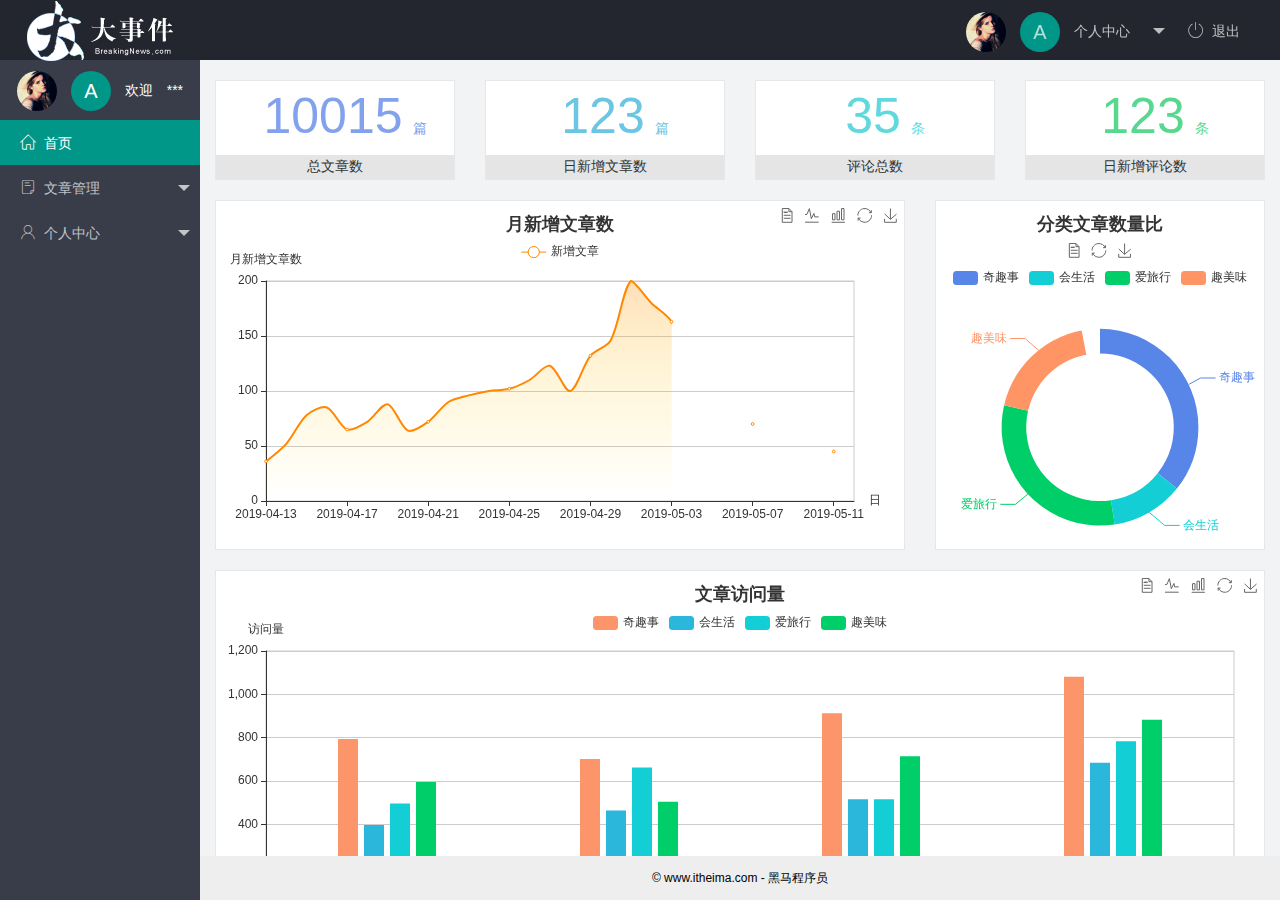
<file: index.html>
<!DOCTYPE html>
<html>

<head>
    <meta charset="utf-8">
    <meta name="viewport" content="width=device-width, initial-scale=1, maximum-scale=1">
    <title>layout 后台大布局 - Layui</title>
    <link rel="stylesheet" href="/assets/lib/layui/css/layui.css">
    <link rel="stylesheet" href="/assets/fonts/iconfont.css">
    <link rel="stylesheet" href="/assets/css/index.css">
</head>

<body class="layui-layout-body">
    <div class="layui-layout layui-layout-admin">
        <div class="layui-header">
            <div class="layui-logo">
                <img src="/assets/images/logo.png" alt="">
            </div>
            <!-- 头部区域（可配合layui已有的水平导航） -->
            <ul class="layui-nav layui-layout-right">
                <li class="layui-nav-item">
                    <a href="javascript:;" class="userInfo">
                        <img src="/assets/images/sample.jpg" class="layui-nav-img">
                        <span class="avatar">A</span>
                        个人中心
                    </a>
                    <dl class="layui-nav-child">
                        <dd><a href="">基本资料</a></dd>
                        <dd><a href="">更换头像</a></dd>
                        <dd><a href="">重置密码</a></dd>
                    </dl>
                </li>
                <li class="layui-nav-item quit"><a href="javascript:;"><span class="iconfont icon-tuichu"></span>退出</a>
                </li>
            </ul>
        </div>

        <div class="layui-side layui-bg-black">
            <div class="layui-side-scroll">
                <div class="userInfo">
                    <img src="/assets/images/sample.jpg" class="layui-nav-img">
                    <span class="avatar">A</span>
                    <span class="welcome">欢迎　***</span>
                </div>
                <!-- 左侧导航区域（可配合layui已有的垂直导航） -->
                <ul class="layui-nav layui-nav-tree " lay-shrink="all" lay-filter="test">
                    <li class="layui-nav-item layui-this"><a href=""><span class="iconfont icon-home"></span>首页</a></li>
                    <li class="layui-nav-item">
                        <a class="" href="javascript:;"><span class="iconfont icon-16"></span>文章管理</a>
                        <dl class="layui-nav-child">
                            <dd><a href="javascript:;"><i class="layui-icon layui-icon-app"></i> 文章类别</a></dd>
                            <dd><a href="javascript:;"><i class="layui-icon layui-icon-app"></i> 文章列表</a></dd>
                            <dd><a href="javascript:;"><i class="layui-icon layui-icon-app"></i> 发布文章</a></dd>
                        </dl>
                    </li>
                    <li class="layui-nav-item">
                        <a href="javascript:;"><span class="iconfont icon-user"></span>个人中心</a>
                        <dl class="layui-nav-child">
                            <dd><a href="/user/user_info.html" target="fm"><i class="layui-icon layui-icon-app"></i>
                                    基本资料</a></dd>
                            <dd><a href="/user/user_avatar.html" target="fm"><i class="layui-icon layui-icon-app"></i> 更换头像</a></dd>
                            <dd><a href="/user/user_pwd.html" target="fm"><i class="layui-icon layui-icon-app"></i>
                                    重置密码</a></dd>
                        </dl>
                    </li>
                </ul>
            </div>
        </div>
        <!-- 内容主体区域 -->
        <div class="layui-body">
            <iframe src="/home/dashboard.html" frameborder="0" name="fm"></iframe>
        </div>
        <div class="layui-footer">
            <!-- 底部固定区域 -->
            © www.itheima.com - 黑马程序员
        </div>
    </div>
    <script src="/assets/lib/jquery.js"></script>
    <script src="/assets/lib/layui/layui.all.js"></script>
    <script src="/assets/js/ajaxAPI.js"></script>
    <script src="/assets/js/index.js"></script>
</body>

</html>
</file>
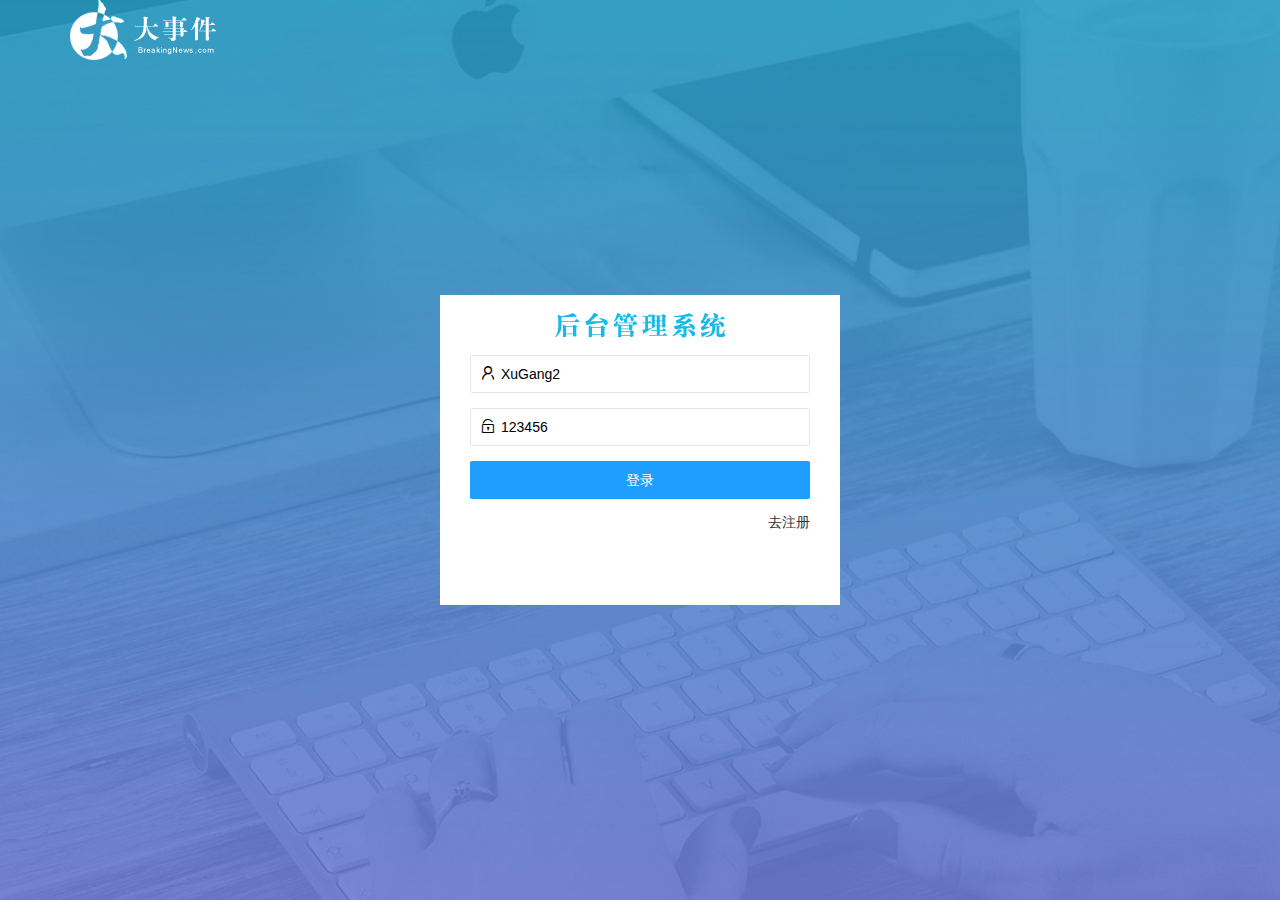
<file: login.html>
<!DOCTYPE html>
<html lang="en">

<head>
    <meta charset="UTF-8">
    <meta name="viewport" content="width=device-width, initial-scale=1.0">
    <title>登录注册页面</title>
    <link rel="stylesheet" href="/assets/lib/layui/css/layui.css">
    <link rel="stylesheet" href="/assets/css/login.css">
</head>

<body>
    <!-- 头部logo区 -->
    <div class="layui-main logo">
        <img src="/assets/images/logo.png" alt="">
    </div>
    <!-- 登录注册区 -->
    <div class="loginAndRegBox">
        <!-- 头部title区 -->
        <div class="title"></div>
        <!-- 登录区 -->
        <div class="login-box">
            <form class="layui-form" id="loginForm">
                <!-- 用户名 -->
                <div class="layui-form-item">
                    <i class="layui-icon layui-icon-username"></i>
                    <input value="XuGang2" type="text" name="username" required lay-verify="required"
                        placeholder="请输入用户名" class="layui-input">
                </div>
                <!-- 密码 -->
                <div class="layui-form-item">
                    <i class="layui-icon layui-icon-password"></i>
                    <input value="123456" type="text" name="password" required lay-verify="required|pwd"
                        placeholder="请输入密码" class="layui-input">
                </div>
                <!-- 登录按钮 -->
                <div class="layui-form-item">
                    <button class="layui-btn layui-btn-fluid layui-btn-normal" lay-submit id='reg-btn'>登录</button>
                </div>
            </form>
            <a href="javascript:;" id="goReg" class="links">去注册</a>
        </div>
        <!-- 注册区 -->
        <div class="reg-box" style="display: none">
            <form class="layui-form" id="regForm">
                <!-- 注册用户名 -->
                <div class="layui-form-item">
                    <i class="layui-icon layui-icon-username"></i>
                    <input type="text" name="username" required lay-verify="required" placeholder="请输入用户名"
                        class="layui-input">
                </div>
                <!-- 注册密码 -->
                <div class="layui-form-item">
                    <i class="layui-icon layui-icon-password"></i>
                    <input id="reg-password" type="text" name="password" required lay-verify="required|pwd"
                        placeholder="请输入密码" class="layui-input">
                </div>
                <!-- 注册密码确认 -->
                <div class="layui-form-item">
                    <i class="layui-icon layui-icon-password"></i>
                    <input type="text" name="repassword" required lay-verify="required|pwd|rePwd" placeholder="请再次输入密码"
                        class="layui-input">
                </div>
                <!-- 注册按钮 -->
                <div class="layui-form-item">
                    <button class="layui-btn layui-btn-fluid layui-btn-normal" lay-submit id='reg-btn'>注册</button>
                </div>
            </form>
            <a href="javascript:;" id="goLogin" class="links">去登录</a>
        </div>
    </div>
    <script src="/assets/lib/layui/layui.all.js"></script>
    <script src="/assets/lib/jquery.js"></script>
    <script src="/assets/js/ajaxAPI.js"></script>
    <script src="/assets/js/login.js"></script>
</body>

</html>
</file>
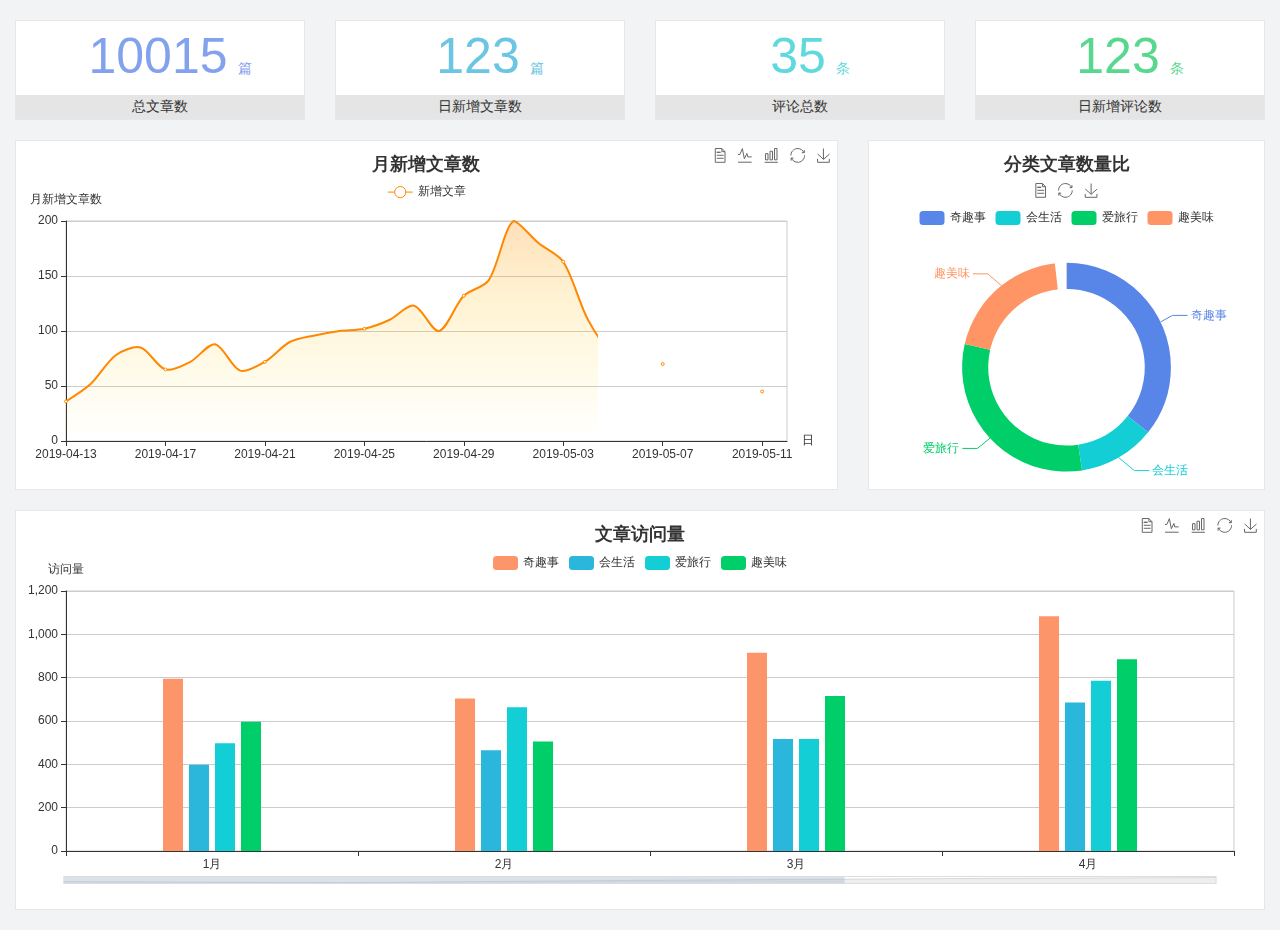
<file: home/dashboard.html>
<!DOCTYPE html>
<html lang="en">

<head>
  <meta charset="UTF-8">
  <meta name="viewport" content="width=device-width, initial-scale=1.0">
  <meta http-equiv="X-UA-Compatible" content="ie=edge">
  <title>图表统计</title>
  <link rel="stylesheet" href="../../assets/lib/bootstrap.css" />
  <link rel="stylesheet" href="../../assets/lib/main.css" />
  <script src="../../assets/lib/jquery.js"></script>
  <script type="text/javascript" src="../../assets/lib/echarts.min.js"></script>
</head>

<body>
  <div class="container-fluid">
    <div class="row spannel_list">
      <div class="col-sm-3 col-xs-6">
        <div class="spannel">
          <em>10015</em><span>篇</span>
          <b>总文章数</b>
        </div>
      </div>
      <div class="col-sm-3 col-xs-6">
        <div class="spannel scolor01">
          <em>123</em><span>篇</span>
          <b>日新增文章数</b>
        </div>
      </div>
      <div class="col-sm-3 col-xs-6">
        <div class="spannel scolor02">
          <em>35</em><span>条</span>
          <b>评论总数</b>
        </div>
      </div>
      <div class="col-sm-3 col-xs-6">
        <div class="spannel scolor03">
          <em>123</em><span>条</span>
          <b>日新增评论数</b>
        </div>
      </div>
    </div>
  </div>

  <div class="container-fluid">
    <div class="row curve-pie">
      <div class="col-lg-8 col-md-8">
        <div class="gragh_pannel" id="curve_show"></div>
      </div>
      <div class="col-lg-4 col-md-4">
        <div class="gragh_pannel" id="pie_show"></div>
      </div>
    </div>
  </div>

  <div class="container-fluid">
    <div class="column_pannel" id="column_show"></div>
  </div>

  <script>
    var oChart = echarts.init(document.getElementById('curve_show'));
    var aList_all = [
      { 'count': 36, 'date': '2019-04-13' },
      { 'count': 52, 'date': '2019-04-14' },
      { 'count': 78, 'date': '2019-04-15' },
      { 'count': 85, 'date': '2019-04-16' },
      { 'count': 65, 'date': '2019-04-17' },
      { 'count': 72, 'date': '2019-04-18' },
      { 'count': 88, 'date': '2019-04-19' },
      { 'count': 64, 'date': '2019-04-20' },
      { 'count': 72, 'date': '2019-04-21' },
      { 'count': 90, 'date': '2019-04-22' },
      { 'count': 96, 'date': '2019-04-23' },
      { 'count': 100, 'date': '2019-04-24' },
      { 'count': 102, 'date': '2019-04-25' },
      { 'count': 110, 'date': '2019-04-26' },
      { 'count': 123, 'date': '2019-04-27' },
      { 'count': 100, 'date': '2019-04-28' },
      { 'count': 132, 'date': '2019-04-29' },
      { 'count': 146, 'date': '2019-04-30' },
      { 'count': 200, 'date': '2019-05-01' },
      { 'count': 180, 'date': '2019-05-02' },
      { 'count': 163, 'date': '2019-05-03' },
      { 'count': 110, 'date': '2019-05-04' },
      { 'count': 80, 'date': '2019-05-05' },
      { 'count': 82, 'date': '2019-05-06' },
      { 'count': 70, 'date': '2019-05-07' },
      { 'count': 65, 'date': '2019-05-08' },
      { 'count': 54, 'date': '2019-05-09' },
      { 'count': 40, 'date': '2019-05-10' },
      { 'count': 45, 'date': '2019-05-11' },
      { 'count': 38, 'date': '2019-05-12' },
    ];

    let aCount = [];
    let aDate = [];

    for (var i = 0; i < aList_all.length; i++) {
      aCount.push(aList_all[i].count);
      aDate.push(aList_all[i].date);
    }

    var chartopt = {
      title: {
        text: '月新增文章数',
        left: 'center',
        top: '10'
      },
      tooltip: {
        trigger: 'axis'
      },
      legend: {
        data: ['新增文章'],
        top: '40'
      },
      toolbox: {
        show: true,
        feature: {
          mark: { show: true },
          dataView: { show: true, readOnly: false },
          magicType: { show: true, type: ['line', 'bar'] },
          restore: { show: true },
          saveAsImage: { show: true }
        }
      },
      calculable: true,
      xAxis: [
        {
          name: '日',
          type: 'category',
          boundaryGap: false,
          data: aDate
        }
      ],
      yAxis: [
        {
          name: '月新增文章数',
          type: 'value'
        }
      ],
      series: [
        {
          name: '新增文章',
          type: 'line',
          smooth: true,
          itemStyle: { normal: { areaStyle: { type: 'default' }, color: '#f80' }, lineStyle: { color: '#f80' } },
          data: aCount
        }],
      areaStyle: {
        normal: {
          color: new echarts.graphic.LinearGradient(0, 0, 0, 1, [{
            offset: 0,
            color: 'rgba(255,136,0,0.39)'
          }, {
            offset: .34,
            color: 'rgba(255,180,0,0.25)'
          }, {
            offset: 1,
            color: 'rgba(255,222,0,0.00)'
          }])

        }
      },
      grid: {
        show: true,
        x: 50,
        x2: 50,
        y: 80,
        height: 220
      }
    };

    oChart.setOption(chartopt);


    var oPie = echarts.init(document.getElementById('pie_show'));
    var oPieopt =
    {
      title: {
        top: 10,
        text: '分类文章数量比',
        x: 'center'
      },
      tooltip: {
        trigger: 'item',
        formatter: "{a} <br/>{b} : {c} ({d}%)"
      },
      color: ['#5885e8', '#13cfd5', '#00ce68', '#ff9565'],
      legend: {
        x: 'center',
        top: 65,
        data: ['奇趣事', '会生活', '爱旅行', '趣美味']
      },
      toolbox: {
        show: true,
        x: 'center',
        top: 35,
        feature: {
          mark: { show: true },
          dataView: { show: true, readOnly: false },
          magicType: {
            show: true,
            type: ['pie', 'funnel'],
            option: {
              funnel: {
                x: '25%',
                width: '50%',
                funnelAlign: 'left',
                max: 1548
              }
            }
          },
          restore: { show: true },
          saveAsImage: { show: true }
        }
      },
      calculable: true,
      series: [
        {
          name: '访问来源',
          type: 'pie',
          radius: ['45%', '60%'],
          center: ['50%', '65%'],
          data: [
            { value: 300, name: '奇趣事' },
            { value: 100, name: '会生活' },
            { value: 260, name: '爱旅行' },
            { value: 180, name: '趣美味' }
          ]
        }
      ]
    };
    oPie.setOption(oPieopt);



    var oColumn = this.echarts.init(document.getElementById('column_show'));
    var oColumnopt =
    {
      title: {
        text: '文章访问量',
        left: 'center',
        top: '10'
      },
      tooltip: {
        trigger: 'axis'
      },
      legend: {
        data: ['奇趣事', '会生活', '爱旅行', '趣美味'],
        top: '40'
      },
      toolbox: {
        show: true,
        feature: {
          mark: { show: true },
          dataView: { show: true, readOnly: false },
          magicType: { show: true, type: ['line', 'bar'] },
          restore: { show: true },
          saveAsImage: { show: true }
        }
      },
      calculable: true,
      xAxis: [
        {
          type: 'category',
          data: ['1月', '2月', '3月', '4月', '5月']
        }
      ],
      yAxis: [
        {
          name: '访问量',
          type: 'value'
        }
      ],
      series: [
        {
          name: '奇趣事',
          type: 'bar',
          barWidth: 20,
          itemStyle: {
            normal: { areaStyle: { type: 'default' }, color: '#fd956a' }
          },
          data: [800, 708, 920, 1090, 1200]
        },
        {
          name: '会生活',
          type: 'bar',
          barWidth: 20,
          itemStyle: {
            normal: { areaStyle: { type: 'default' }, color: '#2bb6db' }
          },
          data: [400, 468, 520, 690, 800]
        },
        {
          name: '爱旅行',
          type: 'bar',
          barWidth: 20,
          itemStyle: {
            normal: { areaStyle: { type: 'default' }, color: '#13cfd5' }
          },
          data: [500, 668, 520, 790, 900]
        },
        {
          name: '趣美味',
          type: 'bar',
          barWidth: 20,
          itemStyle: {
            normal: { areaStyle: { type: 'default' }, color: '#00ce68' }
          },
          data: [600, 508, 720, 890, 1000]
        }
      ],
      grid: {
        show: true,
        x: 50,
        x2: 30,
        y: 80,
        height: 260
      },
      dataZoom: [//给x轴设置滚动条
        {
          start: 0,//默认为0
          end: 100 - 1000 / 31,//默认为100
          type: 'slider',
          show: true,
          xAxisIndex: [0],
          handleSize: 0,//滑动条的 左右2个滑动条的大小
          height: 8,//组件高度
          left: 45, //左边的距离
          right: 50,//右边的距离
          bottom: 26,//右边的距离
          handleColor: '#ddd',//h滑动图标的颜色
          handleStyle: {
            borderColor: "#cacaca",
            borderWidth: "1",
            shadowBlur: 2,
            background: "#ddd",
            shadowColor: "#ddd",
          }
        }]
    };
    oColumn.setOption(oColumnopt);
  </script>
</body>

</html>
</file>
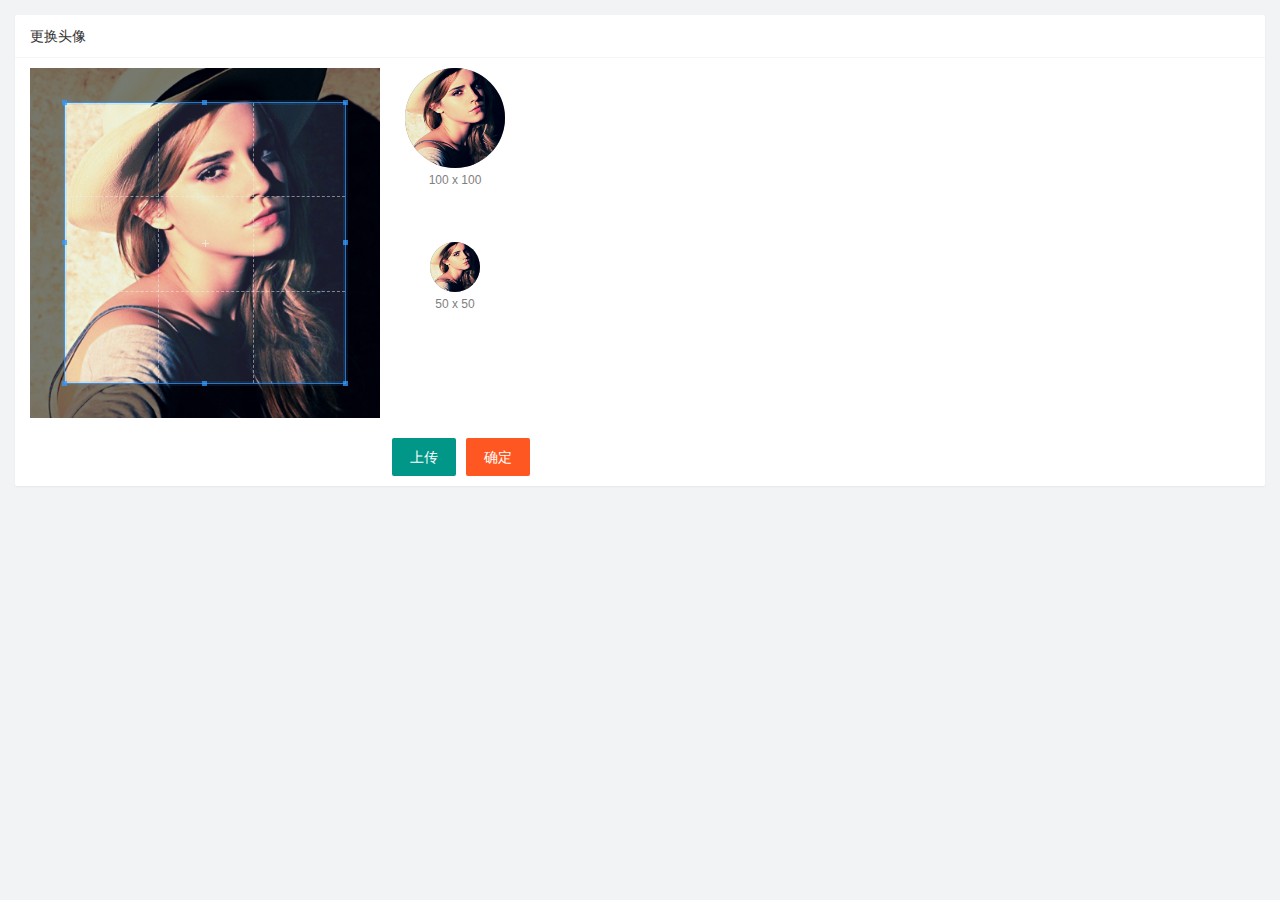
<file: user/user_avatar.html>
<!DOCTYPE html>
<html lang="en">

<head>
    <meta charset="UTF-8">
    <meta name="viewport" content="width=device-width, initial-scale=1.0">
    <title>Document</title>
    <link rel="stylesheet" href="/assets/lib/cropper/cropper.css" />
    <link rel="stylesheet" href="/assets/lib/layui/css/layui.css">
    <link rel="stylesheet" href="/assets/css/user/user_avatar.css">

</head>

<body>
    <div class="layui-card">
        <div class="layui-card-header">更换头像</div>
        <div class="layui-card-body">
            <!-- 第一行的图片裁剪和预览区域 -->
            <div class="row1">
                <!-- 图片裁剪区域 -->
                <div class="cropper-box">
                    <!-- 这个 img 标签很重要，将来会把它初始化为裁剪区域 -->
                    <img id="image" src="/assets/images/sample.jpg" />
                </div>
                <!-- 图片的预览区域 -->
                <div class="preview-box">
                    <div>
                        <!-- 宽高为 100px 的预览区域 -->
                        <div class="img-preview w100"></div>
                        <p class="size">100 x 100</p>
                    </div>
                    <div>
                        <!-- 宽高为 50px 的预览区域 -->
                        <div class="img-preview w50"></div>
                        <p class="size">50 x 50</p>
                    </div>
                </div>
            </div>

            <!-- 第二行的按钮区域 -->
            <div class="row2">
                <button type="button" class="layui-btn">上传</button>
                <button type="button" class="layui-btn layui-btn-danger">确定</button>
            </div>
        </div>
    </div>
    <script src="/assets/lib/layui/layui.all.js"></script>
    <script src="/assets/lib/jquery.js"></script>
    <script src="/assets/lib/cropper/Cropper.js"></script>
    <script src="/assets/js/ajaxAPI.js"></script>
    <script src="/assets/lib/cropper/jquery-cropper.js"></script>
    <script src="/assets/js/user/user_avatar.js"></script>
</body>

</html>
</file>
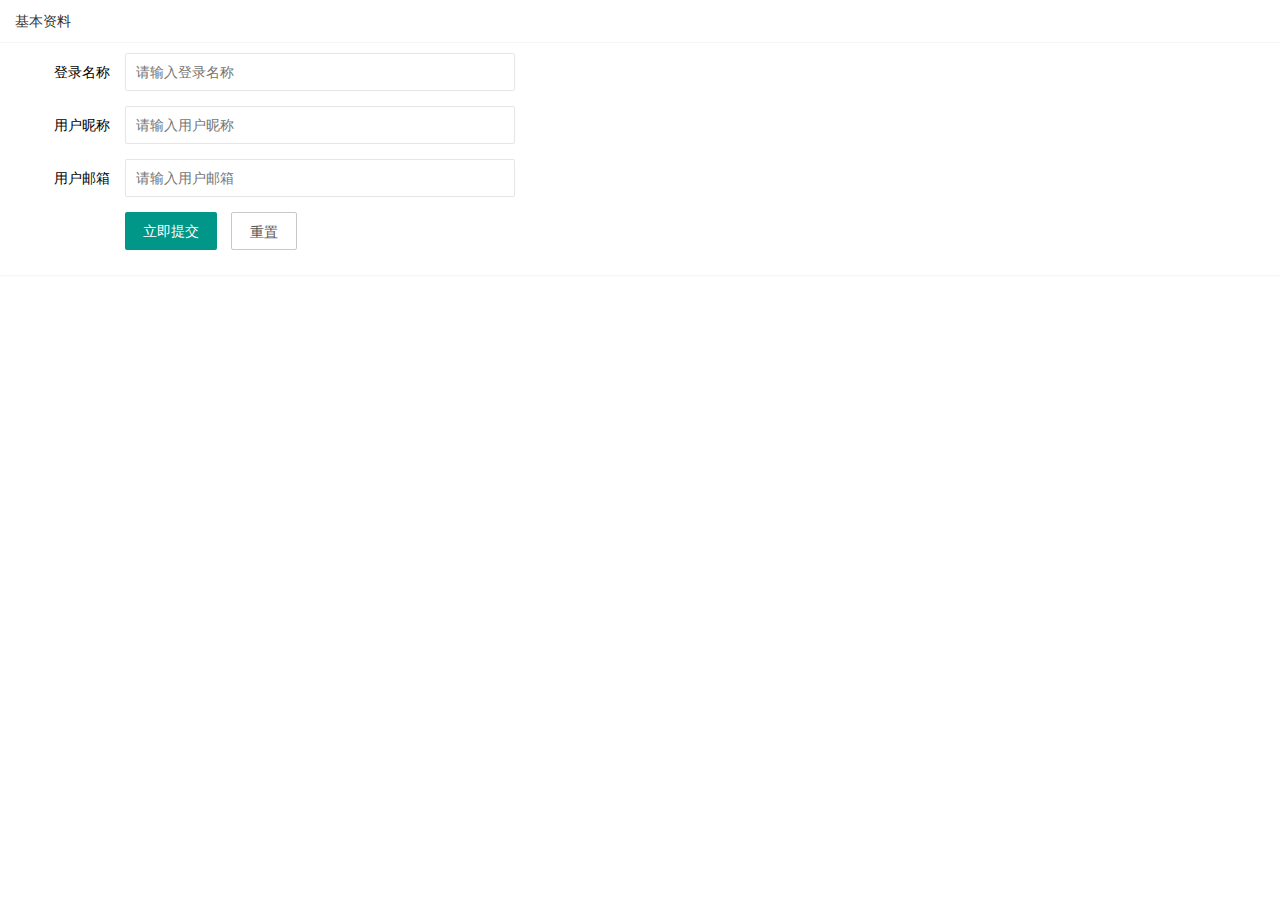
<file: user/user_info.html>
<!DOCTYPE html>
<html lang="en">

<head>
    <meta charset="UTF-8">
    <meta name="viewport" content="width=device-width, initial-scale=1.0">
    <title>Document</title>
    <link rel="stylesheet" href="/assets/lib/layui/css/layui.css">
</head>

<body>
    <div class="layui-card">
        <div class="layui-card-header">基本资料</div>
        <div class="layui-card-body" style="width: 500px;">
            <form class="layui-form" action="">
                <!-- id -->
                <input type="hidden" name="id">
                <!-- 登录名称 -->
                <div class="layui-form-item">
                    <label class="layui-form-label">登录名称</label>
                    <div class="layui-input-block">
                        <input type="text" name="username" readonly placeholder="请输入登录名称" autocomplete="off"
                            class="layui-input">
                    </div>
                </div>
                <!-- 用户昵称 -->
                <div class="layui-form-item">
                    <label class="layui-form-label">用户昵称</label>
                    <div class="layui-input-block">
                        <input type="text" name="nickname" required lay-verify="required|nickname" placeholder="请输入用户昵称"
                            autocomplete="off" class="layui-input">
                    </div>
                </div>
                <!-- 用户邮箱 -->
                <div class="layui-form-item">
                    <label class="layui-form-label">用户邮箱</label>
                    <div class="layui-input-block">
                        <input type="text" name="email" required lay-verify="required|email" placeholder="请输入用户邮箱"
                            autocomplete="off" class="layui-input">
                    </div>
                </div>
                <!-- 按钮 -->
                <div class="layui-form-item">
                    <div class="layui-input-block">
                        <button class="layui-btn" lay-submit lay-filter="formDemo">立即提交</button>
                        <button type="reset" class="layui-btn layui-btn-primary">重置</button>
                    </div>
                </div>
            </form>
        </div>
    </div>
    <script src="/assets/lib/jquery.js"></script>
    <script src="/assets/lib/layui/layui.all.js"></script>
    <script src="/assets/js/ajaxAPI.js"></script>
    <script src="/assets/js/user/user_info.js"></script>
</body>

</html>
</file>
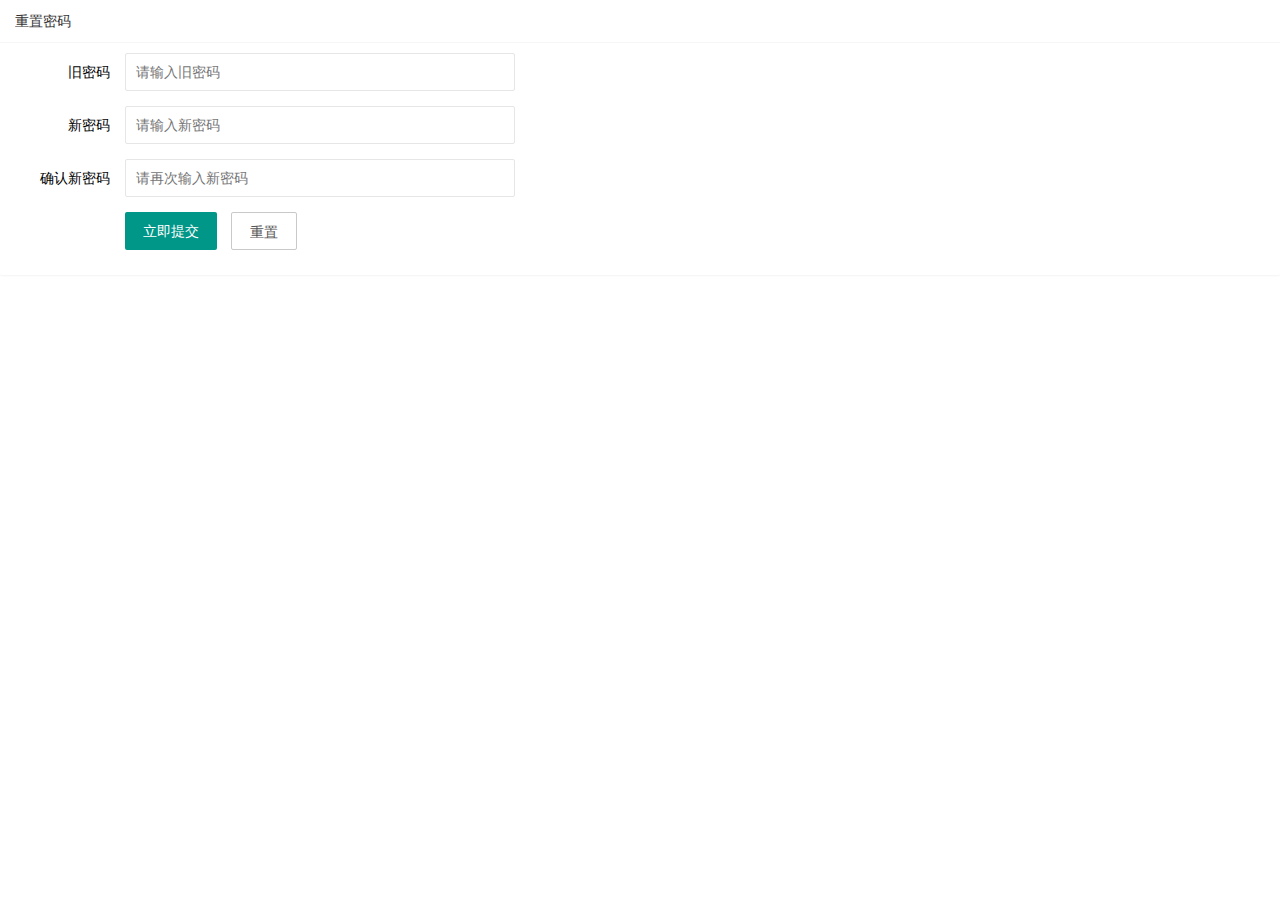
<file: user/user_pwd.html>
<!DOCTYPE html>
<html lang="en">

<head>
    <meta charset="UTF-8">
    <meta name="viewport" content="width=device-width, initial-scale=1.0">
    <title>Document</title>
    <link rel="stylesheet" href="/assets/lib/layui/css/layui.css">
</head>

<body>
    <div class="layui-card">
        <div class="layui-card-header">重置密码</div>
        <div class="layui-card-body" style="width: 500px;">
            <form class="layui-form" action="">
                <!-- 旧密码 -->
                <div class="layui-form-item">
                    <label class="layui-form-label">旧密码</label>
                    <div class="layui-input-block">
                        <input type="text" name="oldPwd" required lay-verify="required|pwd" placeholder="请输入旧密码"
                            autocomplete="off" class="layui-input">
                    </div>
                </div>
                <!-- 新密码 -->
                <div class="layui-form-item">
                    <label class="layui-form-label">新密码</label>
                    <div class="layui-input-block">
                        <input type="text" name="newPwd" required lay-verify="required|pwd|newPwd" placeholder="请输入新密码"
                            autocomplete="off" class="layui-input">
                    </div>
                </div>
                <!-- 确认新密码 -->
                <div class="layui-form-item">
                    <label class="layui-form-label">确认新密码</label>
                    <div class="layui-input-block">
                        <input type="text" name="rePwd" required lay-verify="required|pwd|rePwd" placeholder="请再次输入新密码"
                            autocomplete="off" class="layui-input">
                    </div>
                </div>
                <!-- 提交按钮 -->
                <div class="layui-form-item">
                    <div class="layui-input-block">
                        <button class="layui-btn" lay-submit lay-filter="formDemo">立即提交</button>
                        <button type="reset" class="layui-btn layui-btn-primary">重置</button>
                    </div>
                </div>
            </form>
        </div>
    </div>
    <script src="/assets/lib/jquery.js"></script>
    <script src="/assets/lib/layui/layui.all.js"></script>
    <script src="/assets/js/ajaxAPI.js"></script>
    <script src="/assets/js/user/user_pwd.js"></script>
</body>

</html>
</file>
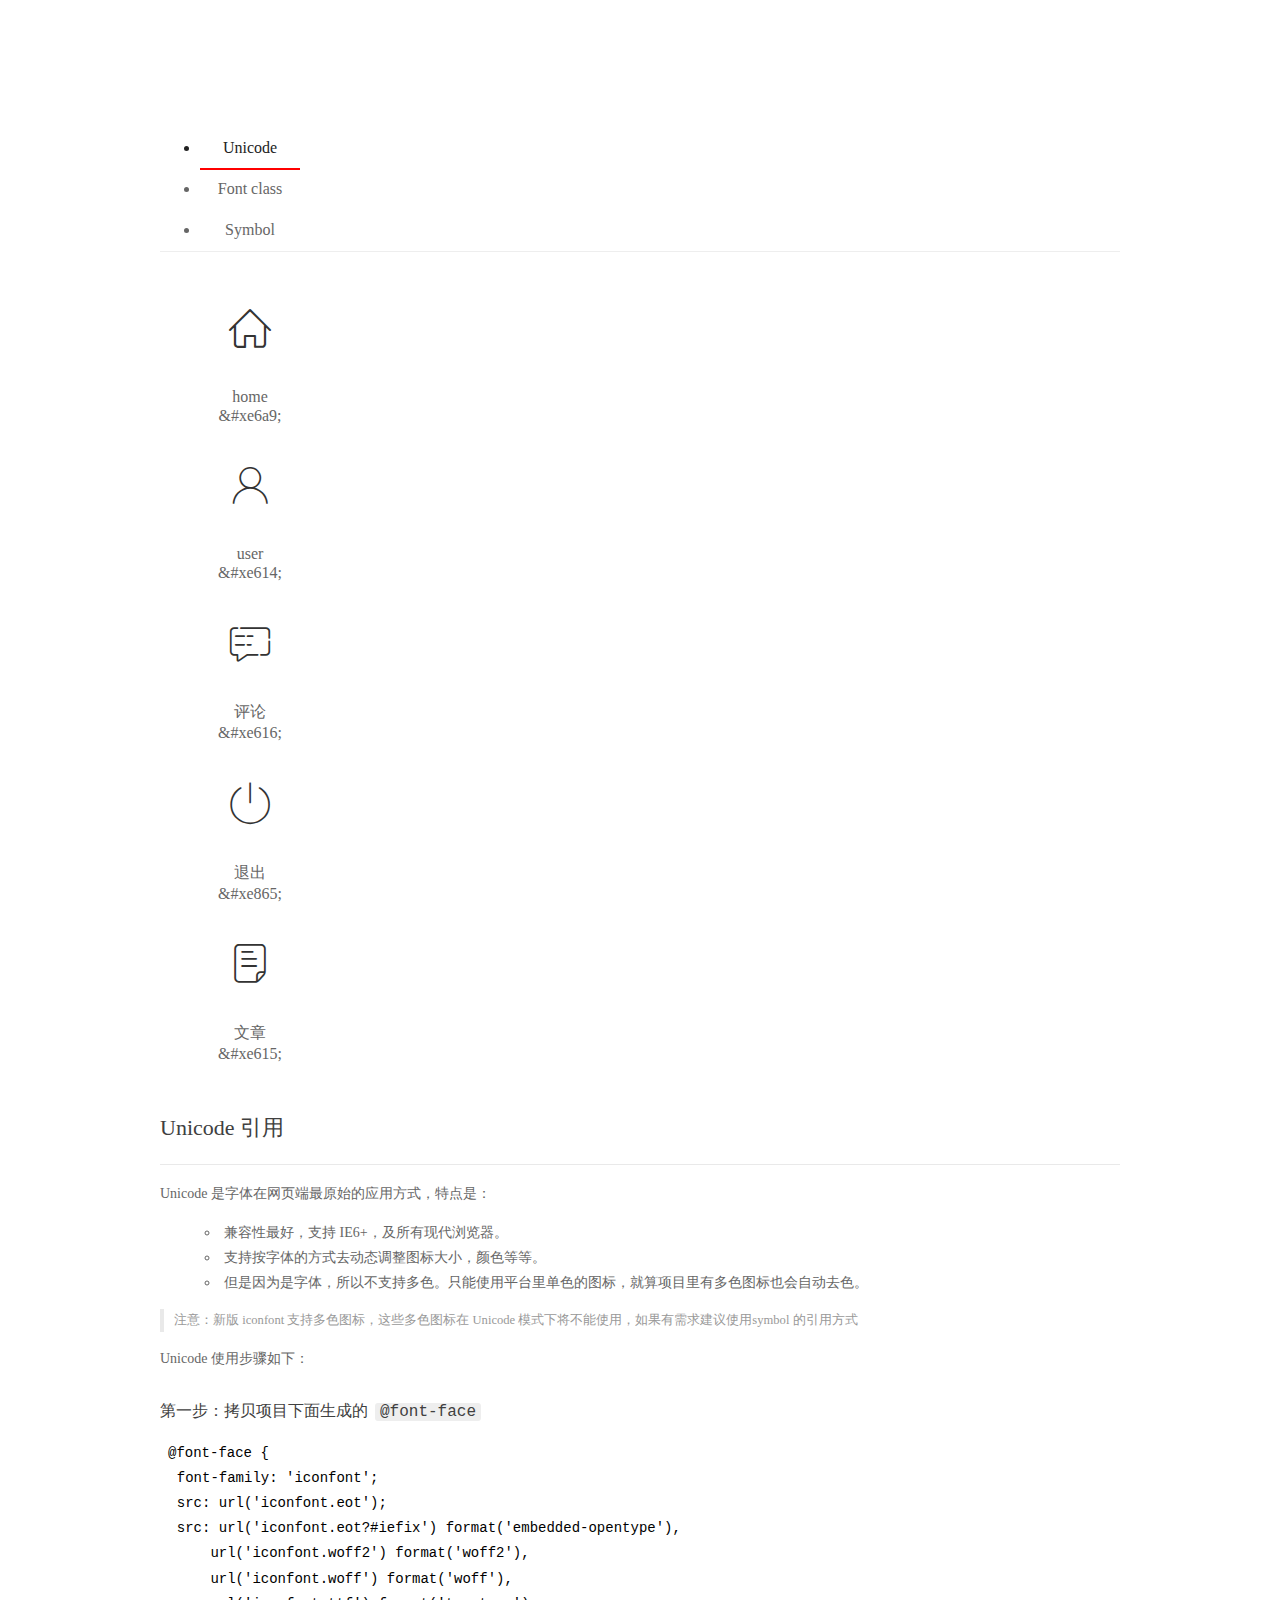
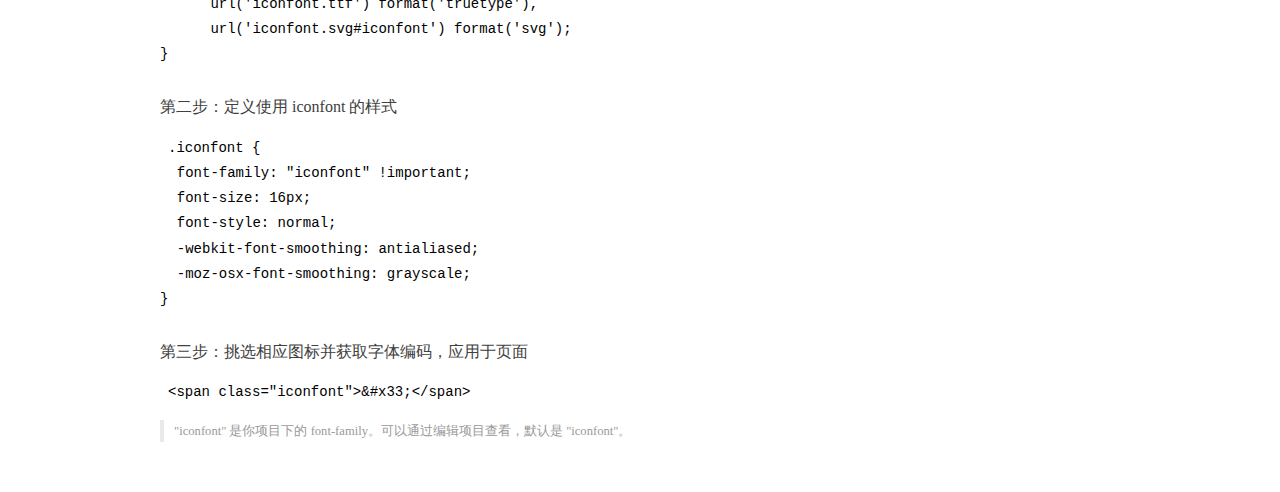
<file: assets/fonts/demo_index.html>
<!DOCTYPE html>
<html>
<head>
  <meta charset="utf-8"/>
  <title>IconFont Demo</title>
  <link rel="shortcut icon" href="https://gtms04.alicdn.com/tps/i4/TB1_oz6GVXXXXaFXpXXJDFnIXXX-64-64.ico" type="image/x-icon"/>
  <link rel="stylesheet" href="https://g.alicdn.com/thx/cube/1.3.2/cube.min.css">
  <link rel="stylesheet" href="demo.css">
  <link rel="stylesheet" href="iconfont.css">
  <script src="iconfont.js"></script>
  <!-- jQuery -->
  <script src="https://a1.alicdn.com/oss/uploads/2018/12/26/7bfddb60-08e8-11e9-9b04-53e73bb6408b.js"></script>
  <!-- 代码高亮 -->
  <script src="https://a1.alicdn.com/oss/uploads/2018/12/26/a3f714d0-08e6-11e9-8a15-ebf944d7534c.js"></script>
</head>
<body>
  <div class="main">
    <h1 class="logo"><a href="https://www.iconfont.cn/" title="iconfont 首页" target="_blank">&#xe86b;</a></h1>
    <div class="nav-tabs">
      <ul id="tabs" class="dib-box">
        <li class="dib active"><span>Unicode</span></li>
        <li class="dib"><span>Font class</span></li>
        <li class="dib"><span>Symbol</span></li>
      </ul>
      
    </div>
    <div class="tab-container">
      <div class="content unicode" style="display: block;">
          <ul class="icon_lists dib-box">
          
            <li class="dib">
              <span class="icon iconfont">&#xe6a9;</span>
                <div class="name">home</div>
                <div class="code-name">&amp;#xe6a9;</div>
              </li>
          
            <li class="dib">
              <span class="icon iconfont">&#xe614;</span>
                <div class="name">user</div>
                <div class="code-name">&amp;#xe614;</div>
              </li>
          
            <li class="dib">
              <span class="icon iconfont">&#xe616;</span>
                <div class="name">评论</div>
                <div class="code-name">&amp;#xe616;</div>
              </li>
          
            <li class="dib">
              <span class="icon iconfont">&#xe865;</span>
                <div class="name">退出</div>
                <div class="code-name">&amp;#xe865;</div>
              </li>
          
            <li class="dib">
              <span class="icon iconfont">&#xe615;</span>
                <div class="name">文章</div>
                <div class="code-name">&amp;#xe615;</div>
              </li>
          
          </ul>
          <div class="article markdown">
          <h2 id="unicode-">Unicode 引用</h2>
          <hr>

          <p>Unicode 是字体在网页端最原始的应用方式，特点是：</p>
          <ul>
            <li>兼容性最好，支持 IE6+，及所有现代浏览器。</li>
            <li>支持按字体的方式去动态调整图标大小，颜色等等。</li>
            <li>但是因为是字体，所以不支持多色。只能使用平台里单色的图标，就算项目里有多色图标也会自动去色。</li>
          </ul>
          <blockquote>
            <p>注意：新版 iconfont 支持多色图标，这些多色图标在 Unicode 模式下将不能使用，如果有需求建议使用symbol 的引用方式</p>
          </blockquote>
          <p>Unicode 使用步骤如下：</p>
          <h3 id="-font-face">第一步：拷贝项目下面生成的 <code>@font-face</code></h3>
<pre><code class="language-css"
>@font-face {
  font-family: 'iconfont';
  src: url('iconfont.eot');
  src: url('iconfont.eot?#iefix') format('embedded-opentype'),
      url('iconfont.woff2') format('woff2'),
      url('iconfont.woff') format('woff'),
      url('iconfont.ttf') format('truetype'),
      url('iconfont.svg#iconfont') format('svg');
}
</code></pre>
          <h3 id="-iconfont-">第二步：定义使用 iconfont 的样式</h3>
<pre><code class="language-css"
>.iconfont {
  font-family: "iconfont" !important;
  font-size: 16px;
  font-style: normal;
  -webkit-font-smoothing: antialiased;
  -moz-osx-font-smoothing: grayscale;
}
</code></pre>
          <h3 id="-">第三步：挑选相应图标并获取字体编码，应用于页面</h3>
<pre>
<code class="language-html"
>&lt;span class="iconfont"&gt;&amp;#x33;&lt;/span&gt;
</code></pre>
          <blockquote>
            <p>"iconfont" 是你项目下的 font-family。可以通过编辑项目查看，默认是 "iconfont"。</p>
          </blockquote>
          </div>
      </div>
      <div class="content font-class">
        <ul class="icon_lists dib-box">
          
          <li class="dib">
            <span class="icon iconfont icon-home"></span>
            <div class="name">
              home
            </div>
            <div class="code-name">.icon-home
            </div>
          </li>
          
          <li class="dib">
            <span class="icon iconfont icon-user"></span>
            <div class="name">
              user
            </div>
            <div class="code-name">.icon-user
            </div>
          </li>
          
          <li class="dib">
            <span class="icon iconfont icon-pinglun"></span>
            <div class="name">
              评论
            </div>
            <div class="code-name">.icon-pinglun
            </div>
          </li>
          
          <li class="dib">
            <span class="icon iconfont icon-tuichu"></span>
            <div class="name">
              退出
            </div>
            <div class="code-name">.icon-tuichu
            </div>
          </li>
          
          <li class="dib">
            <span class="icon iconfont icon-16"></span>
            <div class="name">
              文章
            </div>
            <div class="code-name">.icon-16
            </div>
          </li>
          
        </ul>
        <div class="article markdown">
        <h2 id="font-class-">font-class 引用</h2>
        <hr>

        <p>font-class 是 Unicode 使用方式的一种变种，主要是解决 Unicode 书写不直观，语意不明确的问题。</p>
        <p>与 Unicode 使用方式相比，具有如下特点：</p>
        <ul>
          <li>兼容性良好，支持 IE8+，及所有现代浏览器。</li>
          <li>相比于 Unicode 语意明确，书写更直观。可以很容易分辨这个 icon 是什么。</li>
          <li>因为使用 class 来定义图标，所以当要替换图标时，只需要修改 class 里面的 Unicode 引用。</li>
          <li>不过因为本质上还是使用的字体，所以多色图标还是不支持的。</li>
        </ul>
        <p>使用步骤如下：</p>
        <h3 id="-fontclass-">第一步：引入项目下面生成的 fontclass 代码：</h3>
<pre><code class="language-html">&lt;link rel="stylesheet" href="./iconfont.css"&gt;
</code></pre>
        <h3 id="-">第二步：挑选相应图标并获取类名，应用于页面：</h3>
<pre><code class="language-html">&lt;span class="iconfont icon-xxx"&gt;&lt;/span&gt;
</code></pre>
        <blockquote>
          <p>"
            iconfont" 是你项目下的 font-family。可以通过编辑项目查看，默认是 "iconfont"。</p>
        </blockquote>
      </div>
      </div>
      <div class="content symbol">
          <ul class="icon_lists dib-box">
          
            <li class="dib">
                <svg class="icon svg-icon" aria-hidden="true">
                  <use xlink:href="#icon-home"></use>
                </svg>
                <div class="name">home</div>
                <div class="code-name">#icon-home</div>
            </li>
          
            <li class="dib">
                <svg class="icon svg-icon" aria-hidden="true">
                  <use xlink:href="#icon-user"></use>
                </svg>
                <div class="name">user</div>
                <div class="code-name">#icon-user</div>
            </li>
          
            <li class="dib">
                <svg class="icon svg-icon" aria-hidden="true">
                  <use xlink:href="#icon-pinglun"></use>
                </svg>
                <div class="name">评论</div>
                <div class="code-name">#icon-pinglun</div>
            </li>
          
            <li class="dib">
                <svg class="icon svg-icon" aria-hidden="true">
                  <use xlink:href="#icon-tuichu"></use>
                </svg>
                <div class="name">退出</div>
                <div class="code-name">#icon-tuichu</div>
            </li>
          
            <li class="dib">
                <svg class="icon svg-icon" aria-hidden="true">
                  <use xlink:href="#icon-16"></use>
                </svg>
                <div class="name">文章</div>
                <div class="code-name">#icon-16</div>
            </li>
          
          </ul>
          <div class="article markdown">
          <h2 id="symbol-">Symbol 引用</h2>
          <hr>

          <p>这是一种全新的使用方式，应该说这才是未来的主流，也是平台目前推荐的用法。相关介绍可以参考这篇<a href="">文章</a>
            这种用法其实是做了一个 SVG 的集合，与另外两种相比具有如下特点：</p>
          <ul>
            <li>支持多色图标了，不再受单色限制。</li>
            <li>通过一些技巧，支持像字体那样，通过 <code>font-size</code>, <code>color</code> 来调整样式。</li>
            <li>兼容性较差，支持 IE9+，及现代浏览器。</li>
            <li>浏览器渲染 SVG 的性能一般，还不如 png。</li>
          </ul>
          <p>使用步骤如下：</p>
          <h3 id="-symbol-">第一步：引入项目下面生成的 symbol 代码：</h3>
<pre><code class="language-html">&lt;script src="./iconfont.js"&gt;&lt;/script&gt;
</code></pre>
          <h3 id="-css-">第二步：加入通用 CSS 代码（引入一次就行）：</h3>
<pre><code class="language-html">&lt;style&gt;
.icon {
  width: 1em;
  height: 1em;
  vertical-align: -0.15em;
  fill: currentColor;
  overflow: hidden;
}
&lt;/style&gt;
</code></pre>
          <h3 id="-">第三步：挑选相应图标并获取类名，应用于页面：</h3>
<pre><code class="language-html">&lt;svg class="icon" aria-hidden="true"&gt;
  &lt;use xlink:href="#icon-xxx"&gt;&lt;/use&gt;
&lt;/svg&gt;
</code></pre>
          </div>
      </div>

    </div>
  </div>
  <script>
  $(document).ready(function () {
      $('.tab-container .content:first').show()

      $('#tabs li').click(function (e) {
        var tabContent = $('.tab-container .content')
        var index = $(this).index()

        if ($(this).hasClass('active')) {
          return
        } else {
          $('#tabs li').removeClass('active')
          $(this).addClass('active')

          tabContent.hide().eq(index).fadeIn()
        }
      })
    })
  </script>
</body>
</html>
</file>
<file: assets/lib/layui/css/layui.css>
/** layui-v2.5.5 MIT License By https://www.layui.com */
 .layui-inline,img{display:inline-block;vertical-align:middle}h1,h2,h3,h4,h5,h6{font-weight:400}.layui-edge,.layui-header,.layui-inline,.layui-main{position:relative}.layui-body,.layui-edge,.layui-elip{overflow:hidden}.layui-btn,.layui-edge,.layui-inline,img{vertical-align:middle}.layui-btn,.layui-disabled,.layui-icon,.layui-unselect{-moz-user-select:none;-webkit-user-select:none;-ms-user-select:none}.layui-elip,.layui-form-checkbox span,.layui-form-pane .layui-form-label{text-overflow:ellipsis;white-space:nowrap}.layui-breadcrumb,.layui-tree-btnGroup{visibility:hidden}blockquote,body,button,dd,div,dl,dt,form,h1,h2,h3,h4,h5,h6,input,li,ol,p,pre,td,textarea,th,ul{margin:0;padding:0;-webkit-tap-highlight-color:rgba(0,0,0,0)}a:active,a:hover{outline:0}img{border:none}li{list-style:none}table{border-collapse:collapse;border-spacing:0}h4,h5,h6{font-size:100%}button,input,optgroup,option,select,textarea{font-family:inherit;font-size:inherit;font-style:inherit;font-weight:inherit;outline:0}pre{white-space:pre-wrap;white-space:-moz-pre-wrap;white-space:-pre-wrap;white-space:-o-pre-wrap;word-wrap:break-word}body{line-height:24px;font:14px Helvetica Neue,Helvetica,PingFang SC,Tahoma,Arial,sans-serif}hr{height:1px;margin:10px 0;border:0;clear:both}a{color:#333;text-decoration:none}a:hover{color:#777}a cite{font-style:normal;*cursor:pointer}.layui-border-box,.layui-border-box *{box-sizing:border-box}.layui-box,.layui-box *{box-sizing:content-box}.layui-clear{clear:both;*zoom:1}.layui-clear:after{content:'\20';clear:both;*zoom:1;display:block;height:0}.layui-inline{*display:inline;*zoom:1}.layui-edge{display:inline-block;width:0;height:0;border-width:6px;border-style:dashed;border-color:transparent}.layui-edge-top{top:-4px;border-bottom-color:#999;border-bottom-style:solid}.layui-edge-right{border-left-color:#999;border-left-style:solid}.layui-edge-bottom{top:2px;border-top-color:#999;border-top-style:solid}.layui-edge-left{border-right-color:#999;border-right-style:solid}.layui-disabled,.layui-disabled:hover{color:#d2d2d2!important;cursor:not-allowed!important}.layui-circle{border-radius:100%}.layui-show{display:block!important}.layui-hide{display:none!important}@font-face{font-family:layui-icon;src:url(../font/iconfont.eot?v=250);src:url(../font/iconfont.eot?v=250#iefix) format('embedded-opentype'),url(../font/iconfont.woff2?v=250) format('woff2'),url(../font/iconfont.woff?v=250) format('woff'),url(../font/iconfont.ttf?v=250) format('truetype'),url(../font/iconfont.svg?v=250#layui-icon) format('svg')}.layui-icon{font-family:layui-icon!important;font-size:16px;font-style:normal;-webkit-font-smoothing:antialiased;-moz-osx-font-smoothing:grayscale}.layui-icon-reply-fill:before{content:"\e611"}.layui-icon-set-fill:before{content:"\e614"}.layui-icon-menu-fill:before{content:"\e60f"}.layui-icon-search:before{content:"\e615"}.layui-icon-share:before{content:"\e641"}.layui-icon-set-sm:before{content:"\e620"}.layui-icon-engine:before{content:"\e628"}.layui-icon-close:before{content:"\1006"}.layui-icon-close-fill:before{content:"\1007"}.layui-icon-chart-screen:before{content:"\e629"}.layui-icon-star:before{content:"\e600"}.layui-icon-circle-dot:before{content:"\e617"}.layui-icon-chat:before{content:"\e606"}.layui-icon-release:before{content:"\e609"}.layui-icon-list:before{content:"\e60a"}.layui-icon-chart:before{content:"\e62c"}.layui-icon-ok-circle:before{content:"\1005"}.layui-icon-layim-theme:before{content:"\e61b"}.layui-icon-table:before{content:"\e62d"}.layui-icon-right:before{content:"\e602"}.layui-icon-left:before{content:"\e603"}.layui-icon-cart-simple:before{content:"\e698"}.layui-icon-face-cry:before{content:"\e69c"}.layui-icon-face-smile:before{content:"\e6af"}.layui-icon-survey:before{content:"\e6b2"}.layui-icon-tree:before{content:"\e62e"}.layui-icon-upload-circle:before{content:"\e62f"}.layui-icon-add-circle:before{content:"\e61f"}.layui-icon-download-circle:before{content:"\e601"}.layui-icon-templeate-1:before{content:"\e630"}.layui-icon-util:before{content:"\e631"}.layui-icon-face-surprised:before{content:"\e664"}.layui-icon-edit:before{content:"\e642"}.layui-icon-speaker:before{content:"\e645"}.layui-icon-down:before{content:"\e61a"}.layui-icon-file:before{content:"\e621"}.layui-icon-layouts:before{content:"\e632"}.layui-icon-rate-half:before{content:"\e6c9"}.layui-icon-add-circle-fine:before{content:"\e608"}.layui-icon-prev-circle:before{content:"\e633"}.layui-icon-read:before{content:"\e705"}.layui-icon-404:before{content:"\e61c"}.layui-icon-carousel:before{content:"\e634"}.layui-icon-help:before{content:"\e607"}.layui-icon-code-circle:before{content:"\e635"}.layui-icon-water:before{content:"\e636"}.layui-icon-username:before{content:"\e66f"}.layui-icon-find-fill:before{content:"\e670"}.layui-icon-about:before{content:"\e60b"}.layui-icon-location:before{content:"\e715"}.layui-icon-up:before{content:"\e619"}.layui-icon-pause:before{content:"\e651"}.layui-icon-date:before{content:"\e637"}.layui-icon-layim-uploadfile:before{content:"\e61d"}.layui-icon-delete:before{content:"\e640"}.layui-icon-play:before{content:"\e652"}.layui-icon-top:before{content:"\e604"}.layui-icon-friends:before{content:"\e612"}.layui-icon-refresh-3:before{content:"\e9aa"}.layui-icon-ok:before{content:"\e605"}.layui-icon-layer:before{content:"\e638"}.layui-icon-face-smile-fine:before{content:"\e60c"}.layui-icon-dollar:before{content:"\e659"}.layui-icon-group:before{content:"\e613"}.layui-icon-layim-download:before{content:"\e61e"}.layui-icon-picture-fine:before{content:"\e60d"}.layui-icon-link:before{content:"\e64c"}.layui-icon-diamond:before{content:"\e735"}.layui-icon-log:before{content:"\e60e"}.layui-icon-rate-solid:before{content:"\e67a"}.layui-icon-fonts-del:before{content:"\e64f"}.layui-icon-unlink:before{content:"\e64d"}.layui-icon-fonts-clear:before{content:"\e639"}.layui-icon-triangle-r:before{content:"\e623"}.layui-icon-circle:before{content:"\e63f"}.layui-icon-radio:before{content:"\e643"}.layui-icon-align-center:before{content:"\e647"}.layui-icon-align-right:before{content:"\e648"}.layui-icon-align-left:before{content:"\e649"}.layui-icon-loading-1:before{content:"\e63e"}.layui-icon-return:before{content:"\e65c"}.layui-icon-fonts-strong:before{content:"\e62b"}.layui-icon-upload:before{content:"\e67c"}.layui-icon-dialogue:before{content:"\e63a"}.layui-icon-video:before{content:"\e6ed"}.layui-icon-headset:before{content:"\e6fc"}.layui-icon-cellphone-fine:before{content:"\e63b"}.layui-icon-add-1:before{content:"\e654"}.layui-icon-face-smile-b:before{content:"\e650"}.layui-icon-fonts-html:before{content:"\e64b"}.layui-icon-form:before{content:"\e63c"}.layui-icon-cart:before{content:"\e657"}.layui-icon-camera-fill:before{content:"\e65d"}.layui-icon-tabs:before{content:"\e62a"}.layui-icon-fonts-code:before{content:"\e64e"}.layui-icon-fire:before{content:"\e756"}.layui-icon-set:before{content:"\e716"}.layui-icon-fonts-u:before{content:"\e646"}.layui-icon-triangle-d:before{content:"\e625"}.layui-icon-tips:before{content:"\e702"}.layui-icon-picture:before{content:"\e64a"}.layui-icon-more-vertical:before{content:"\e671"}.layui-icon-flag:before{content:"\e66c"}.layui-icon-loading:before{content:"\e63d"}.layui-icon-fonts-i:before{content:"\e644"}.layui-icon-refresh-1:before{content:"\e666"}.layui-icon-rmb:before{content:"\e65e"}.layui-icon-home:before{content:"\e68e"}.layui-icon-user:before{content:"\e770"}.layui-icon-notice:before{content:"\e667"}.layui-icon-login-weibo:before{content:"\e675"}.layui-icon-voice:before{content:"\e688"}.layui-icon-upload-drag:before{content:"\e681"}.layui-icon-login-qq:before{content:"\e676"}.layui-icon-snowflake:before{content:"\e6b1"}.layui-icon-file-b:before{content:"\e655"}.layui-icon-template:before{content:"\e663"}.layui-icon-auz:before{content:"\e672"}.layui-icon-console:before{content:"\e665"}.layui-icon-app:before{content:"\e653"}.layui-icon-prev:before{content:"\e65a"}.layui-icon-website:before{content:"\e7ae"}.layui-icon-next:before{content:"\e65b"}.layui-icon-component:before{content:"\e857"}.layui-icon-more:before{content:"\e65f"}.layui-icon-login-wechat:before{content:"\e677"}.layui-icon-shrink-right:before{content:"\e668"}.layui-icon-spread-left:before{content:"\e66b"}.layui-icon-camera:before{content:"\e660"}.layui-icon-note:before{content:"\e66e"}.layui-icon-refresh:before{content:"\e669"}.layui-icon-female:before{content:"\e661"}.layui-icon-male:before{content:"\e662"}.layui-icon-password:before{content:"\e673"}.layui-icon-senior:before{content:"\e674"}.layui-icon-theme:before{content:"\e66a"}.layui-icon-tread:before{content:"\e6c5"}.layui-icon-praise:before{content:"\e6c6"}.layui-icon-star-fill:before{content:"\e658"}.layui-icon-rate:before{content:"\e67b"}.layui-icon-template-1:before{content:"\e656"}.layui-icon-vercode:before{content:"\e679"}.layui-icon-cellphone:before{content:"\e678"}.layui-icon-screen-full:before{content:"\e622"}.layui-icon-screen-restore:before{content:"\e758"}.layui-icon-cols:before{content:"\e610"}.layui-icon-export:before{content:"\e67d"}.layui-icon-print:before{content:"\e66d"}.layui-icon-slider:before{content:"\e714"}.layui-icon-addition:before{content:"\e624"}.layui-icon-subtraction:before{content:"\e67e"}.layui-icon-service:before{content:"\e626"}.layui-icon-transfer:before{content:"\e691"}.layui-main{width:1140px;margin:0 auto}.layui-header{z-index:1000;height:60px}.layui-header a:hover{transition:all .5s;-webkit-transition:all .5s}.layui-side{position:fixed;left:0;top:0;bottom:0;z-index:999;width:200px;overflow-x:hidden}.layui-side-scroll{position:relative;width:220px;height:100%;overflow-x:hidden}.layui-body{position:absolute;left:200px;right:0;top:0;bottom:0;z-index:998;width:auto;overflow-y:auto;box-sizing:border-box}.layui-layout-body{overflow:hidden}.layui-layout-admin .layui-header{background-color:#23262E}.layui-layout-admin .layui-side{top:60px;width:200px;overflow-x:hidden}.layui-layout-admin .layui-body{position:fixed;top:60px;bottom:44px}.layui-layout-admin .layui-main{width:auto;margin:0 15px}.layui-layout-admin .layui-footer{position:fixed;left:200px;right:0;bottom:0;height:44px;line-height:44px;padding:0 15px;background-color:#eee}.layui-layout-admin .layui-logo{position:absolute;left:0;top:0;width:200px;height:100%;line-height:60px;text-align:center;color:#009688;font-size:16px}.layui-layout-admin .layui-header .layui-nav{background:0 0}.layui-layout-left{position:absolute!important;left:200px;top:0}.layui-layout-right{position:absolute!important;right:0;top:0}.layui-container{position:relative;margin:0 auto;padding:0 15px;box-sizing:border-box}.layui-fluid{position:relative;margin:0 auto;padding:0 15px}.layui-row:after,.layui-row:before{content:'';display:block;clear:both}.layui-col-lg1,.layui-col-lg10,.layui-col-lg11,.layui-col-lg12,.layui-col-lg2,.layui-col-lg3,.layui-col-lg4,.layui-col-lg5,.layui-col-lg6,.layui-col-lg7,.layui-col-lg8,.layui-col-lg9,.layui-col-md1,.layui-col-md10,.layui-col-md11,.layui-col-md12,.layui-col-md2,.layui-col-md3,.layui-col-md4,.layui-col-md5,.layui-col-md6,.layui-col-md7,.layui-col-md8,.layui-col-md9,.layui-col-sm1,.layui-col-sm10,.layui-col-sm11,.layui-col-sm12,.layui-col-sm2,.layui-col-sm3,.layui-col-sm4,.layui-col-sm5,.layui-col-sm6,.layui-col-sm7,.layui-col-sm8,.layui-col-sm9,.layui-col-xs1,.layui-col-xs10,.layui-col-xs11,.layui-col-xs12,.layui-col-xs2,.layui-col-xs3,.layui-col-xs4,.layui-col-xs5,.layui-col-xs6,.layui-col-xs7,.layui-col-xs8,.layui-col-xs9{position:relative;display:block;box-sizing:border-box}.layui-col-xs1,.layui-col-xs10,.layui-col-xs11,.layui-col-xs12,.layui-col-xs2,.layui-col-xs3,.layui-col-xs4,.layui-col-xs5,.layui-col-xs6,.layui-col-xs7,.layui-col-xs8,.layui-col-xs9{float:left}.layui-col-xs1{width:8.33333333%}.layui-col-xs2{width:16.66666667%}.layui-col-xs3{width:25%}.layui-col-xs4{width:33.33333333%}.layui-col-xs5{width:41.66666667%}.layui-col-xs6{width:50%}.layui-col-xs7{width:58.33333333%}.layui-col-xs8{width:66.66666667%}.layui-col-xs9{width:75%}.layui-col-xs10{width:83.33333333%}.layui-col-xs11{width:91.66666667%}.layui-col-xs12{width:100%}.layui-col-xs-offset1{margin-left:8.33333333%}.layui-col-xs-offset2{margin-left:16.66666667%}.layui-col-xs-offset3{margin-left:25%}.layui-col-xs-offset4{margin-left:33.33333333%}.layui-col-xs-offset5{margin-left:41.66666667%}.layui-col-xs-offset6{margin-left:50%}.layui-col-xs-offset7{margin-left:58.33333333%}.layui-col-xs-offset8{margin-left:66.66666667%}.layui-col-xs-offset9{margin-left:75%}.layui-col-xs-offset10{margin-left:83.33333333%}.layui-col-xs-offset11{margin-left:91.66666667%}.layui-col-xs-offset12{margin-left:100%}@media screen and (max-width:768px){.layui-hide-xs{display:none!important}.layui-show-xs-block{display:block!important}.layui-show-xs-inline{display:inline!important}.layui-show-xs-inline-block{display:inline-block!important}}@media screen and (min-width:768px){.layui-container{width:750px}.layui-hide-sm{display:none!important}.layui-show-sm-block{display:block!important}.layui-show-sm-inline{display:inline!important}.layui-show-sm-inline-block{display:inline-block!important}.layui-col-sm1,.layui-col-sm10,.layui-col-sm11,.layui-col-sm12,.layui-col-sm2,.layui-col-sm3,.layui-col-sm4,.layui-col-sm5,.layui-col-sm6,.layui-col-sm7,.layui-col-sm8,.layui-col-sm9{float:left}.layui-col-sm1{width:8.33333333%}.layui-col-sm2{width:16.66666667%}.layui-col-sm3{width:25%}.layui-col-sm4{width:33.33333333%}.layui-col-sm5{width:41.66666667%}.layui-col-sm6{width:50%}.layui-col-sm7{width:58.33333333%}.layui-col-sm8{width:66.66666667%}.layui-col-sm9{width:75%}.layui-col-sm10{width:83.33333333%}.layui-col-sm11{width:91.66666667%}.layui-col-sm12{width:100%}.layui-col-sm-offset1{margin-left:8.33333333%}.layui-col-sm-offset2{margin-left:16.66666667%}.layui-col-sm-offset3{margin-left:25%}.layui-col-sm-offset4{margin-left:33.33333333%}.layui-col-sm-offset5{margin-left:41.66666667%}.layui-col-sm-offset6{margin-left:50%}.layui-col-sm-offset7{margin-left:58.33333333%}.layui-col-sm-offset8{margin-left:66.66666667%}.layui-col-sm-offset9{margin-left:75%}.layui-col-sm-offset10{margin-left:83.33333333%}.layui-col-sm-offset11{margin-left:91.66666667%}.layui-col-sm-offset12{margin-left:100%}}@media screen and (min-width:992px){.layui-container{width:970px}.layui-hide-md{display:none!important}.layui-show-md-block{display:block!important}.layui-show-md-inline{display:inline!important}.layui-show-md-inline-block{display:inline-block!important}.layui-col-md1,.layui-col-md10,.layui-col-md11,.layui-col-md12,.layui-col-md2,.layui-col-md3,.layui-col-md4,.layui-col-md5,.layui-col-md6,.layui-col-md7,.layui-col-md8,.layui-col-md9{float:left}.layui-col-md1{width:8.33333333%}.layui-col-md2{width:16.66666667%}.layui-col-md3{width:25%}.layui-col-md4{width:33.33333333%}.layui-col-md5{width:41.66666667%}.layui-col-md6{width:50%}.layui-col-md7{width:58.33333333%}.layui-col-md8{width:66.66666667%}.layui-col-md9{width:75%}.layui-col-md10{width:83.33333333%}.layui-col-md11{width:91.66666667%}.layui-col-md12{width:100%}.layui-col-md-offset1{margin-left:8.33333333%}.layui-col-md-offset2{margin-left:16.66666667%}.layui-col-md-offset3{margin-left:25%}.layui-col-md-offset4{margin-left:33.33333333%}.layui-col-md-offset5{margin-left:41.66666667%}.layui-col-md-offset6{margin-left:50%}.layui-col-md-offset7{margin-left:58.33333333%}.layui-col-md-offset8{margin-left:66.66666667%}.layui-col-md-offset9{margin-left:75%}.layui-col-md-offset10{margin-left:83.33333333%}.layui-col-md-offset11{margin-left:91.66666667%}.layui-col-md-offset12{margin-left:100%}}@media screen and (min-width:1200px){.layui-container{width:1170px}.layui-hide-lg{display:none!important}.layui-show-lg-block{display:block!important}.layui-show-lg-inline{display:inline!important}.layui-show-lg-inline-block{display:inline-block!important}.layui-col-lg1,.layui-col-lg10,.layui-col-lg11,.layui-col-lg12,.layui-col-lg2,.layui-col-lg3,.layui-col-lg4,.layui-col-lg5,.layui-col-lg6,.layui-col-lg7,.layui-col-lg8,.layui-col-lg9{float:left}.layui-col-lg1{width:8.33333333%}.layui-col-lg2{width:16.66666667%}.layui-col-lg3{width:25%}.layui-col-lg4{width:33.33333333%}.layui-col-lg5{width:41.66666667%}.layui-col-lg6{width:50%}.layui-col-lg7{width:58.33333333%}.layui-col-lg8{width:66.66666667%}.layui-col-lg9{width:75%}.layui-col-lg10{width:83.33333333%}.layui-col-lg11{width:91.66666667%}.layui-col-lg12{width:100%}.layui-col-lg-offset1{margin-left:8.33333333%}.layui-col-lg-offset2{margin-left:16.66666667%}.layui-col-lg-offset3{margin-left:25%}.layui-col-lg-offset4{margin-left:33.33333333%}.layui-col-lg-offset5{margin-left:41.66666667%}.layui-col-lg-offset6{margin-left:50%}.layui-col-lg-offset7{margin-left:58.33333333%}.layui-col-lg-offset8{margin-left:66.66666667%}.layui-col-lg-offset9{margin-left:75%}.layui-col-lg-offset10{margin-left:83.33333333%}.layui-col-lg-offset11{margin-left:91.66666667%}.layui-col-lg-offset12{margin-left:100%}}.layui-col-space1{margin:-.5px}.layui-col-space1>*{padding:.5px}.layui-col-space3{margin:-1.5px}.layui-col-space3>*{padding:1.5px}.layui-col-space5{margin:-2.5px}.layui-col-space5>*{padding:2.5px}.layui-col-space8{margin:-3.5px}.layui-col-space8>*{padding:3.5px}.layui-col-space10{margin:-5px}.layui-col-space10>*{padding:5px}.layui-col-space12{margin:-6px}.layui-col-space12>*{padding:6px}.layui-col-space15{margin:-7.5px}.layui-col-space15>*{padding:7.5px}.layui-col-space18{margin:-9px}.layui-col-space18>*{padding:9px}.layui-col-space20{margin:-10px}.layui-col-space20>*{padding:10px}.layui-col-space22{margin:-11px}.layui-col-space22>*{padding:11px}.layui-col-space25{margin:-12.5px}.layui-col-space25>*{padding:12.5px}.layui-col-space30{margin:-15px}.layui-col-space30>*{padding:15px}.layui-btn,.layui-input,.layui-select,.layui-textarea,.layui-upload-button{outline:0;-webkit-appearance:none;transition:all .3s;-webkit-transition:all .3s;box-sizing:border-box}.layui-elem-quote{margin-bottom:10px;padding:15px;line-height:22px;border-left:5px solid #009688;border-radius:0 2px 2px 0;background-color:#f2f2f2}.layui-quote-nm{border-style:solid;border-width:1px 1px 1px 5px;background:0 0}.layui-elem-field{margin-bottom:10px;padding:0;border-width:1px;border-style:solid}.layui-elem-field legend{margin-left:20px;padding:0 10px;font-size:20px;font-weight:300}.layui-field-title{margin:10px 0 20px;border-width:1px 0 0}.layui-field-box{padding:10px 15px}.layui-field-title .layui-field-box{padding:10px 0}.layui-progress{position:relative;height:6px;border-radius:20px;background-color:#e2e2e2}.layui-progress-bar{position:absolute;left:0;top:0;width:0;max-width:100%;height:6px;border-radius:20px;text-align:right;background-color:#5FB878;transition:all .3s;-webkit-transition:all .3s}.layui-progress-big,.layui-progress-big .layui-progress-bar{height:18px;line-height:18px}.layui-progress-text{position:relative;top:-20px;line-height:18px;font-size:12px;color:#666}.layui-progress-big .layui-progress-text{position:static;padding:0 10px;color:#fff}.layui-collapse{border-width:1px;border-style:solid;border-radius:2px}.layui-colla-content,.layui-colla-item{border-top-width:1px;border-top-style:solid}.layui-colla-item:first-child{border-top:none}.layui-colla-title{position:relative;height:42px;line-height:42px;padding:0 15px 0 35px;color:#333;background-color:#f2f2f2;cursor:pointer;font-size:14px;overflow:hidden}.layui-colla-content{display:none;padding:10px 15px;line-height:22px;color:#666}.layui-colla-icon{position:absolute;left:15px;top:0;font-size:14px}.layui-card{margin-bottom:15px;border-radius:2px;background-color:#fff;box-shadow:0 1px 2px 0 rgba(0,0,0,.05)}.layui-card:last-child{margin-bottom:0}.layui-card-header{position:relative;height:42px;line-height:42px;padding:0 15px;border-bottom:1px solid #f6f6f6;color:#333;border-radius:2px 2px 0 0;font-size:14px}.layui-bg-black,.layui-bg-blue,.layui-bg-cyan,.layui-bg-green,.layui-bg-orange,.layui-bg-red{color:#fff!important}.layui-card-body{position:relative;padding:10px 15px;line-height:24px}.layui-card-body[pad15]{padding:15px}.layui-card-body[pad20]{padding:20px}.layui-card-body .layui-table{margin:5px 0}.layui-card .layui-tab{margin:0}.layui-panel-window{position:relative;padding:15px;border-radius:0;border-top:5px solid #E6E6E6;background-color:#fff}.layui-auxiliar-moving{position:fixed;left:0;right:0;top:0;bottom:0;width:100%;height:100%;background:0 0;z-index:9999999999}.layui-form-label,.layui-form-mid,.layui-form-select,.layui-input-block,.layui-input-inline,.layui-textarea{position:relative}.layui-bg-red{background-color:#FF5722!important}.layui-bg-orange{background-color:#FFB800!important}.layui-bg-green{background-color:#009688!important}.layui-bg-cyan{background-color:#2F4056!important}.layui-bg-blue{background-color:#1E9FFF!important}.layui-bg-black{background-color:#393D49!important}.layui-bg-gray{background-color:#eee!important;color:#666!important}.layui-badge-rim,.layui-colla-content,.layui-colla-item,.layui-collapse,.layui-elem-field,.layui-form-pane .layui-form-item[pane],.layui-form-pane .layui-form-label,.layui-input,.layui-layedit,.layui-layedit-tool,.layui-quote-nm,.layui-select,.layui-tab-bar,.layui-tab-card,.layui-tab-title,.layui-tab-title .layui-this:after,.layui-textarea{border-color:#e6e6e6}.layui-timeline-item:before,hr{background-color:#e6e6e6}.layui-text{line-height:22px;font-size:14px;color:#666}.layui-text h1,.layui-text h2,.layui-text h3{font-weight:500;color:#333}.layui-text h1{font-size:30px}.layui-text h2{font-size:24px}.layui-text h3{font-size:18px}.layui-text a:not(.layui-btn){color:#01AAED}.layui-text a:not(.layui-btn):hover{text-decoration:underline}.layui-text ul{padding:5px 0 5px 15px}.layui-text ul li{margin-top:5px;list-style-type:disc}.layui-text em,.layui-word-aux{color:#999!important;padding:0 5px!important}.layui-btn{display:inline-block;height:38px;line-height:38px;padding:0 18px;background-color:#009688;color:#fff;white-space:nowrap;text-align:center;font-size:14px;border:none;border-radius:2px;cursor:pointer}.layui-btn:hover{opacity:.8;filter:alpha(opacity=80);color:#fff}.layui-btn:active{opacity:1;filter:alpha(opacity=100)}.layui-btn+.layui-btn{margin-left:10px}.layui-btn-container{font-size:0}.layui-btn-container .layui-btn{margin-right:10px;margin-bottom:10px}.layui-btn-container .layui-btn+.layui-btn{margin-left:0}.layui-table .layui-btn-container .layui-btn{margin-bottom:9px}.layui-btn-radius{border-radius:100px}.layui-btn .layui-icon{margin-right:3px;font-size:18px;vertical-align:bottom;vertical-align:middle\9}.layui-btn-primary{border:1px solid #C9C9C9;background-color:#fff;color:#555}.layui-btn-primary:hover{border-color:#009688;color:#333}.layui-btn-normal{background-color:#1E9FFF}.layui-btn-warm{background-color:#FFB800}.layui-btn-danger{background-color:#FF5722}.layui-btn-checked{background-color:#5FB878}.layui-btn-disabled,.layui-btn-disabled:active,.layui-btn-disabled:hover{border:1px solid #e6e6e6;background-color:#FBFBFB;color:#C9C9C9;cursor:not-allowed;opacity:1}.layui-btn-lg{height:44px;line-height:44px;padding:0 25px;font-size:16px}.layui-btn-sm{height:30px;line-height:30px;padding:0 10px;font-size:12px}.layui-btn-sm i{font-size:16px!important}.layui-btn-xs{height:22px;line-height:22px;padding:0 5px;font-size:12px}.layui-btn-xs i{font-size:14px!important}.layui-btn-group{display:inline-block;vertical-align:middle;font-size:0}.layui-btn-group .layui-btn{margin-left:0!important;margin-right:0!important;border-left:1px solid rgba(255,255,255,.5);border-radius:0}.layui-btn-group .layui-btn-primary{border-left:none}.layui-btn-group .layui-btn-primary:hover{border-color:#C9C9C9;color:#009688}.layui-btn-group .layui-btn:first-child{border-left:none;border-radius:2px 0 0 2px}.layui-btn-group .layui-btn-primary:first-child{border-left:1px solid #c9c9c9}.layui-btn-group .layui-btn:last-child{border-radius:0 2px 2px 0}.layui-btn-group .layui-btn+.layui-btn{margin-left:0}.layui-btn-group+.layui-btn-group{margin-left:10px}.layui-btn-fluid{width:100%}.layui-input,.layui-select,.layui-textarea{height:38px;line-height:1.3;line-height:38px\9;border-width:1px;border-style:solid;background-color:#fff;border-radius:2px}.layui-input::-webkit-input-placeholder,.layui-select::-webkit-input-placeholder,.layui-textarea::-webkit-input-placeholder{line-height:1.3}.layui-input,.layui-textarea{display:block;width:100%;padding-left:10px}.layui-input:hover,.layui-textarea:hover{border-color:#D2D2D2!important}.layui-input:focus,.layui-textarea:focus{border-color:#C9C9C9!important}.layui-textarea{min-height:100px;height:auto;line-height:20px;padding:6px 10px;resize:vertical}.layui-select{padding:0 10px}.layui-form input[type=checkbox],.layui-form input[type=radio],.layui-form select{display:none}.layui-form [lay-ignore]{display:initial}.layui-form-item{margin-bottom:15px;clear:both;*zoom:1}.layui-form-item:after{content:'\20';clear:both;*zoom:1;display:block;height:0}.layui-form-label{float:left;display:block;padding:9px 15px;width:80px;font-weight:400;line-height:20px;text-align:right}.layui-form-label-col{display:block;float:none;padding:9px 0;line-height:20px;text-align:left}.layui-form-item .layui-inline{margin-bottom:5px;margin-right:10px}.layui-input-block{margin-left:110px;min-height:36px}.layui-input-inline{display:inline-block;vertical-align:middle}.layui-form-item .layui-input-inline{float:left;width:190px;margin-right:10px}.layui-form-text .layui-input-inline{width:auto}.layui-form-mid{float:left;display:block;padding:9px 0!important;line-height:20px;margin-right:10px}.layui-form-danger+.layui-form-select .layui-input,.layui-form-danger:focus{border-color:#FF5722!important}.layui-form-select .layui-input{padding-right:30px;cursor:pointer}.layui-form-select .layui-edge{position:absolute;right:10px;top:50%;margin-top:-3px;cursor:pointer;border-width:6px;border-top-color:#c2c2c2;border-top-style:solid;transition:all .3s;-webkit-transition:all .3s}.layui-form-select dl{display:none;position:absolute;left:0;top:42px;padding:5px 0;z-index:899;min-width:100%;border:1px solid #d2d2d2;max-height:300px;overflow-y:auto;background-color:#fff;border-radius:2px;box-shadow:0 2px 4px rgba(0,0,0,.12);box-sizing:border-box}.layui-form-select dl dd,.layui-form-select dl dt{padding:0 10px;line-height:36px;white-space:nowrap;overflow:hidden;text-overflow:ellipsis}.layui-form-select dl dt{font-size:12px;color:#999}.layui-form-select dl dd{cursor:pointer}.layui-form-select dl dd:hover{background-color:#f2f2f2;-webkit-transition:.5s all;transition:.5s all}.layui-form-select .layui-select-group dd{padding-left:20px}.layui-form-select dl dd.layui-select-tips{padding-left:10px!important;color:#999}.layui-form-select dl dd.layui-this{background-color:#5FB878;color:#fff}.layui-form-checkbox,.layui-form-select dl dd.layui-disabled{background-color:#fff}.layui-form-selected dl{display:block}.layui-form-checkbox,.layui-form-checkbox *,.layui-form-switch{display:inline-block;vertical-align:middle}.layui-form-selected .layui-edge{margin-top:-9px;-webkit-transform:rotate(180deg);transform:rotate(180deg);margin-top:-3px\9}:root .layui-form-selected .layui-edge{margin-top:-9px\0/IE9}.layui-form-selectup dl{top:auto;bottom:42px}.layui-select-none{margin:5px 0;text-align:center;color:#999}.layui-select-disabled .layui-disabled{border-color:#eee!important}.layui-select-disabled .layui-edge{border-top-color:#d2d2d2}.layui-form-checkbox{position:relative;height:30px;line-height:30px;margin-right:10px;padding-right:30px;cursor:pointer;font-size:0;-webkit-transition:.1s linear;transition:.1s linear;box-sizing:border-box}.layui-form-checkbox span{padding:0 10px;height:100%;font-size:14px;border-radius:2px 0 0 2px;background-color:#d2d2d2;color:#fff;overflow:hidden}.layui-form-checkbox:hover span{background-color:#c2c2c2}.layui-form-checkbox i{position:absolute;right:0;top:0;width:30px;height:28px;border:1px solid #d2d2d2;border-left:none;border-radius:0 2px 2px 0;color:#fff;font-size:20px;text-align:center}.layui-form-checkbox:hover i{border-color:#c2c2c2;color:#c2c2c2}.layui-form-checked,.layui-form-checked:hover{border-color:#5FB878}.layui-form-checked span,.layui-form-checked:hover span{background-color:#5FB878}.layui-form-checked i,.layui-form-checked:hover i{color:#5FB878}.layui-form-item .layui-form-checkbox{margin-top:4px}.layui-form-checkbox[lay-skin=primary]{height:auto!important;line-height:normal!important;min-width:18px;min-height:18px;border:none!important;margin-right:0;padding-left:28px;padding-right:0;background:0 0}.layui-form-checkbox[lay-skin=primary] span{padding-left:0;padding-right:15px;line-height:18px;background:0 0;color:#666}.layui-form-checkbox[lay-skin=primary] i{right:auto;left:0;width:16px;height:16px;line-height:16px;border:1px solid #d2d2d2;font-size:12px;border-radius:2px;background-color:#fff;-webkit-transition:.1s linear;transition:.1s linear}.layui-form-checkbox[lay-skin=primary]:hover i{border-color:#5FB878;color:#fff}.layui-form-checked[lay-skin=primary] i{border-color:#5FB878!important;background-color:#5FB878;color:#fff}.layui-checkbox-disbaled[lay-skin=primary] span{background:0 0!important;color:#c2c2c2}.layui-checkbox-disbaled[lay-skin=primary]:hover i{border-color:#d2d2d2}.layui-form-item .layui-form-checkbox[lay-skin=primary]{margin-top:10px}.layui-form-switch{position:relative;height:22px;line-height:22px;min-width:35px;padding:0 5px;margin-top:8px;border:1px solid #d2d2d2;border-radius:20px;cursor:pointer;background-color:#fff;-webkit-transition:.1s linear;transition:.1s linear}.layui-form-switch i{position:absolute;left:5px;top:3px;width:16px;height:16px;border-radius:20px;background-color:#d2d2d2;-webkit-transition:.1s linear;transition:.1s linear}.layui-form-switch em{position:relative;top:0;width:25px;margin-left:21px;padding:0!important;text-align:center!important;color:#999!important;font-style:normal!important;font-size:12px}.layui-form-onswitch{border-color:#5FB878;background-color:#5FB878}.layui-checkbox-disbaled,.layui-checkbox-disbaled i{border-color:#e2e2e2!important}.layui-form-onswitch i{left:100%;margin-left:-21px;background-color:#fff}.layui-form-onswitch em{margin-left:5px;margin-right:21px;color:#fff!important}.layui-checkbox-disbaled span{background-color:#e2e2e2!important}.layui-checkbox-disbaled:hover i{color:#fff!important}[lay-radio]{display:none}.layui-form-radio,.layui-form-radio *{display:inline-block;vertical-align:middle}.layui-form-radio{line-height:28px;margin:6px 10px 0 0;padding-right:10px;cursor:pointer;font-size:0}.layui-form-radio *{font-size:14px}.layui-form-radio>i{margin-right:8px;font-size:22px;color:#c2c2c2}.layui-form-radio>i:hover,.layui-form-radioed>i{color:#5FB878}.layui-radio-disbaled>i{color:#e2e2e2!important}.layui-form-pane .layui-form-label{width:110px;padding:8px 15px;height:38px;line-height:20px;border-width:1px;border-style:solid;border-radius:2px 0 0 2px;text-align:center;background-color:#FBFBFB;overflow:hidden;box-sizing:border-box}.layui-form-pane .layui-input-inline{margin-left:-1px}.layui-form-pane .layui-input-block{margin-left:110px;left:-1px}.layui-form-pane .layui-input{border-radius:0 2px 2px 0}.layui-form-pane .layui-form-text .layui-form-label{float:none;width:100%;border-radius:2px;box-sizing:border-box;text-align:left}.layui-form-pane .layui-form-text .layui-input-inline{display:block;margin:0;top:-1px;clear:both}.layui-form-pane .layui-form-text .layui-input-block{margin:0;left:0;top:-1px}.layui-form-pane .layui-form-text .layui-textarea{min-height:100px;border-radius:0 0 2px 2px}.layui-form-pane .layui-form-checkbox{margin:4px 0 4px 10px}.layui-form-pane .layui-form-radio,.layui-form-pane .layui-form-switch{margin-top:6px;margin-left:10px}.layui-form-pane .layui-form-item[pane]{position:relative;border-width:1px;border-style:solid}.layui-form-pane .layui-form-item[pane] .layui-form-label{position:absolute;left:0;top:0;height:100%;border-width:0 1px 0 0}.layui-form-pane .layui-form-item[pane] .layui-input-inline{margin-left:110px}@media screen and (max-width:450px){.layui-form-item .layui-form-label{text-overflow:ellipsis;overflow:hidden;white-space:nowrap}.layui-form-item .layui-inline{display:block;margin-right:0;margin-bottom:20px;clear:both}.layui-form-item .layui-inline:after{content:'\20';clear:both;display:block;height:0}.layui-form-item .layui-input-inline{display:block;float:none;left:-3px;width:auto;margin:0 0 10px 112px}.layui-form-item .layui-input-inline+.layui-form-mid{margin-left:110px;top:-5px;padding:0}.layui-form-item .layui-form-checkbox{margin-right:5px;margin-bottom:5px}}.layui-layedit{border-width:1px;border-style:solid;border-radius:2px}.layui-layedit-tool{padding:3px 5px;border-bottom-width:1px;border-bottom-style:solid;font-size:0}.layedit-tool-fixed{position:fixed;top:0;border-top:1px solid #e2e2e2}.layui-layedit-tool .layedit-tool-mid,.layui-layedit-tool .layui-icon{display:inline-block;vertical-align:middle;text-align:center;font-size:14px}.layui-layedit-tool .layui-icon{position:relative;width:32px;height:30px;line-height:30px;margin:3px 5px;color:#777;cursor:pointer;border-radius:2px}.layui-layedit-tool .layui-icon:hover{color:#393D49}.layui-layedit-tool .layui-icon:active{color:#000}.layui-layedit-tool .layedit-tool-active{background-color:#e2e2e2;color:#000}.layui-layedit-tool .layui-disabled,.layui-layedit-tool .layui-disabled:hover{color:#d2d2d2;cursor:not-allowed}.layui-layedit-tool .layedit-tool-mid{width:1px;height:18px;margin:0 10px;background-color:#d2d2d2}.layedit-tool-html{width:50px!important;font-size:30px!important}.layedit-tool-b,.layedit-tool-code,.layedit-tool-help{font-size:16px!important}.layedit-tool-d,.layedit-tool-face,.layedit-tool-image,.layedit-tool-unlink{font-size:18px!important}.layedit-tool-image input{position:absolute;font-size:0;left:0;top:0;width:100%;height:100%;opacity:.01;filter:Alpha(opacity=1);cursor:pointer}.layui-layedit-iframe iframe{display:block;width:100%}#LAY_layedit_code{overflow:hidden}.layui-laypage{display:inline-block;*display:inline;*zoom:1;vertical-align:middle;margin:10px 0;font-size:0}.layui-laypage>a:first-child,.layui-laypage>a:first-child em{border-radius:2px 0 0 2px}.layui-laypage>a:last-child,.layui-laypage>a:last-child em{border-radius:0 2px 2px 0}.layui-laypage>:first-child{margin-left:0!important}.layui-laypage>:last-child{margin-right:0!important}.layui-laypage a,.layui-laypage button,.layui-laypage input,.layui-laypage select,.layui-laypage span{border:1px solid #e2e2e2}.layui-laypage a,.layui-laypage span{display:inline-block;*display:inline;*zoom:1;vertical-align:middle;padding:0 15px;height:28px;line-height:28px;margin:0 -1px 5px 0;background-color:#fff;color:#333;font-size:12px}.layui-flow-more a *,.layui-laypage input,.layui-table-view select[lay-ignore]{display:inline-block}.layui-laypage a:hover{color:#009688}.layui-laypage em{font-style:normal}.layui-laypage .layui-laypage-spr{color:#999;font-weight:700}.layui-laypage a{text-decoration:none}.layui-laypage .layui-laypage-curr{position:relative}.layui-laypage .layui-laypage-curr em{position:relative;color:#fff}.layui-laypage .layui-laypage-curr .layui-laypage-em{position:absolute;left:-1px;top:-1px;padding:1px;width:100%;height:100%;background-color:#009688}.layui-laypage-em{border-radius:2px}.layui-laypage-next em,.layui-laypage-prev em{font-family:Sim sun;font-size:16px}.layui-laypage .layui-laypage-count,.layui-laypage .layui-laypage-limits,.layui-laypage .layui-laypage-refresh,.layui-laypage .layui-laypage-skip{margin-left:10px;margin-right:10px;padding:0;border:none}.layui-laypage .layui-laypage-limits,.layui-laypage .layui-laypage-refresh{vertical-align:top}.layui-laypage .layui-laypage-refresh i{font-size:18px;cursor:pointer}.layui-laypage select{height:22px;padding:3px;border-radius:2px;cursor:pointer}.layui-laypage .layui-laypage-skip{height:30px;line-height:30px;color:#999}.layui-laypage button,.layui-laypage input{height:30px;line-height:30px;border-radius:2px;vertical-align:top;background-color:#fff;box-sizing:border-box}.layui-laypage input{width:40px;margin:0 10px;padding:0 3px;text-align:center}.layui-laypage input:focus,.layui-laypage select:focus{border-color:#009688!important}.layui-laypage button{margin-left:10px;padding:0 10px;cursor:pointer}.layui-table,.layui-table-view{margin:10px 0}.layui-flow-more{margin:10px 0;text-align:center;color:#999;font-size:14px}.layui-flow-more a{height:32px;line-height:32px}.layui-flow-more a *{vertical-align:top}.layui-flow-more a cite{padding:0 20px;border-radius:3px;background-color:#eee;color:#333;font-style:normal}.layui-flow-more a cite:hover{opacity:.8}.layui-flow-more a i{font-size:30px;color:#737383}.layui-table{width:100%;background-color:#fff;color:#666}.layui-table tr{transition:all .3s;-webkit-transition:all .3s}.layui-table th{text-align:left;font-weight:400}.layui-table tbody tr:hover,.layui-table thead tr,.layui-table-click,.layui-table-header,.layui-table-hover,.layui-table-mend,.layui-table-patch,.layui-table-tool,.layui-table-total,.layui-table-total tr,.layui-table[lay-even] tr:nth-child(even){background-color:#f2f2f2}.layui-table td,.layui-table th,.layui-table-col-set,.layui-table-fixed-r,.layui-table-grid-down,.layui-table-header,.layui-table-page,.layui-table-tips-main,.layui-table-tool,.layui-table-total,.layui-table-view,.layui-table[lay-skin=line],.layui-table[lay-skin=row]{border-width:1px;border-style:solid;border-color:#e6e6e6}.layui-table td,.layui-table th{position:relative;padding:9px 15px;min-height:20px;line-height:20px;font-size:14px}.layui-table[lay-skin=line] td,.layui-table[lay-skin=line] th{border-width:0 0 1px}.layui-table[lay-skin=row] td,.layui-table[lay-skin=row] th{border-width:0 1px 0 0}.layui-table[lay-skin=nob] td,.layui-table[lay-skin=nob] th{border:none}.layui-table img{max-width:100px}.layui-table[lay-size=lg] td,.layui-table[lay-size=lg] th{padding:15px 30px}.layui-table-view .layui-table[lay-size=lg] .layui-table-cell{height:40px;line-height:40px}.layui-table[lay-size=sm] td,.layui-table[lay-size=sm] th{font-size:12px;padding:5px 10px}.layui-table-view .layui-table[lay-size=sm] .layui-table-cell{height:20px;line-height:20px}.layui-table[lay-data]{display:none}.layui-table-box{position:relative;overflow:hidden}.layui-table-view .layui-table{position:relative;width:auto;margin:0}.layui-table-view .layui-table[lay-skin=line]{border-width:0 1px 0 0}.layui-table-view .layui-table[lay-skin=row]{border-width:0 0 1px}.layui-table-view .layui-table td,.layui-table-view .layui-table th{padding:5px 0;border-top:none;border-left:none}.layui-table-view .layui-table th.layui-unselect .layui-table-cell span{cursor:pointer}.layui-table-view .layui-table td{cursor:default}.layui-table-view .layui-table td[data-edit=text]{cursor:text}.layui-table-view .layui-form-checkbox[lay-skin=primary] i{width:18px;height:18px}.layui-table-view .layui-form-radio{line-height:0;padding:0}.layui-table-view .layui-form-radio>i{margin:0;font-size:20px}.layui-table-init{position:absolute;left:0;top:0;width:100%;height:100%;text-align:center;z-index:110}.layui-table-init .layui-icon{position:absolute;left:50%;top:50%;margin:-15px 0 0 -15px;font-size:30px;color:#c2c2c2}.layui-table-header{border-width:0 0 1px;overflow:hidden}.layui-table-header .layui-table{margin-bottom:-1px}.layui-table-tool .layui-inline[lay-event]{position:relative;width:26px;height:26px;padding:5px;line-height:16px;margin-right:10px;text-align:center;color:#333;border:1px solid #ccc;cursor:pointer;-webkit-transition:.5s all;transition:.5s all}.layui-table-tool .layui-inline[lay-event]:hover{border:1px solid #999}.layui-table-tool-temp{padding-right:120px}.layui-table-tool-self{position:absolute;right:17px;top:10px}.layui-table-tool .layui-table-tool-self .layui-inline[lay-event]{margin:0 0 0 10px}.layui-table-tool-panel{position:absolute;top:29px;left:-1px;padding:5px 0;min-width:150px;min-height:40px;border:1px solid #d2d2d2;text-align:left;overflow-y:auto;background-color:#fff;box-shadow:0 2px 4px rgba(0,0,0,.12)}.layui-table-cell,.layui-table-tool-panel li{overflow:hidden;text-overflow:ellipsis;white-space:nowrap}.layui-table-tool-panel li{padding:0 10px;line-height:30px;-webkit-transition:.5s all;transition:.5s all}.layui-table-tool-panel li .layui-form-checkbox[lay-skin=primary]{width:100%;padding-left:28px}.layui-table-tool-panel li:hover{background-color:#f2f2f2}.layui-table-tool-panel li .layui-form-checkbox[lay-skin=primary] i{position:absolute;left:0;top:0}.layui-table-tool-panel li .layui-form-checkbox[lay-skin=primary] span{padding:0}.layui-table-tool .layui-table-tool-self .layui-table-tool-panel{left:auto;right:-1px}.layui-table-col-set{position:absolute;right:0;top:0;width:20px;height:100%;border-width:0 0 0 1px;background-color:#fff}.layui-table-sort{width:10px;height:20px;margin-left:5px;cursor:pointer!important}.layui-table-sort .layui-edge{position:absolute;left:5px;border-width:5px}.layui-table-sort .layui-table-sort-asc{top:3px;border-top:none;border-bottom-style:solid;border-bottom-color:#b2b2b2}.layui-table-sort .layui-table-sort-asc:hover{border-bottom-color:#666}.layui-table-sort .layui-table-sort-desc{bottom:5px;border-bottom:none;border-top-style:solid;border-top-color:#b2b2b2}.layui-table-sort .layui-table-sort-desc:hover{border-top-color:#666}.layui-table-sort[lay-sort=asc] .layui-table-sort-asc{border-bottom-color:#000}.layui-table-sort[lay-sort=desc] .layui-table-sort-desc{border-top-color:#000}.layui-table-cell{height:28px;line-height:28px;padding:0 15px;position:relative;box-sizing:border-box}.layui-table-cell .layui-form-checkbox[lay-skin=primary]{top:-1px;padding:0}.layui-table-cell .layui-table-link{color:#01AAED}.laytable-cell-checkbox,.laytable-cell-numbers,.laytable-cell-radio,.laytable-cell-space{padding:0;text-align:center}.layui-table-body{position:relative;overflow:auto;margin-right:-1px;margin-bottom:-1px}.layui-table-body .layui-none{line-height:26px;padding:15px;text-align:center;color:#999}.layui-table-fixed{position:absolute;left:0;top:0;z-index:101}.layui-table-fixed .layui-table-body{overflow:hidden}.layui-table-fixed-l{box-shadow:0 -1px 8px rgba(0,0,0,.08)}.layui-table-fixed-r{left:auto;right:-1px;border-width:0 0 0 1px;box-shadow:-1px 0 8px rgba(0,0,0,.08)}.layui-table-fixed-r .layui-table-header{position:relative;overflow:visible}.layui-table-mend{position:absolute;right:-49px;top:0;height:100%;width:50px}.layui-table-tool{position:relative;z-index:890;width:100%;min-height:50px;line-height:30px;padding:10px 15px;border-width:0 0 1px}.layui-table-tool .layui-btn-container{margin-bottom:-10px}.layui-table-page,.layui-table-total{border-width:1px 0 0;margin-bottom:-1px;overflow:hidden}.layui-table-page{position:relative;width:100%;padding:7px 7px 0;height:41px;font-size:12px;white-space:nowrap}.layui-table-page>div{height:26px}.layui-table-page .layui-laypage{margin:0}.layui-table-page .layui-laypage a,.layui-table-page .layui-laypage span{height:26px;line-height:26px;margin-bottom:10px;border:none;background:0 0}.layui-table-page .layui-laypage a,.layui-table-page .layui-laypage span.layui-laypage-curr{padding:0 12px}.layui-table-page .layui-laypage span{margin-left:0;padding:0}.layui-table-page .layui-laypage .layui-laypage-prev{margin-left:-7px!important}.layui-table-page .layui-laypage .layui-laypage-curr .layui-laypage-em{left:0;top:0;padding:0}.layui-table-page .layui-laypage button,.layui-table-page .layui-laypage input{height:26px;line-height:26px}.layui-table-page .layui-laypage input{width:40px}.layui-table-page .layui-laypage button{padding:0 10px}.layui-table-page select{height:18px}.layui-table-patch .layui-table-cell{padding:0;width:30px}.layui-table-edit{position:absolute;left:0;top:0;width:100%;height:100%;padding:0 14px 1px;border-radius:0;box-shadow:1px 1px 20px rgba(0,0,0,.15)}.layui-table-edit:focus{border-color:#5FB878!important}select.layui-table-edit{padding:0 0 0 10px;border-color:#C9C9C9}.layui-table-view .layui-form-checkbox,.layui-table-view .layui-form-radio,.layui-table-view .layui-form-switch{top:0;margin:0;box-sizing:content-box}.layui-table-view .layui-form-checkbox{top:-1px;height:26px;line-height:26px}.layui-table-view .layui-form-checkbox i{height:26px}.layui-table-grid .layui-table-cell{overflow:visible}.layui-table-grid-down{position:absolute;top:0;right:0;width:26px;height:100%;padding:5px 0;border-width:0 0 0 1px;text-align:center;background-color:#fff;color:#999;cursor:pointer}.layui-table-grid-down .layui-icon{position:absolute;top:50%;left:50%;margin:-8px 0 0 -8px}.layui-table-grid-down:hover{background-color:#fbfbfb}body .layui-table-tips .layui-layer-content{background:0 0;padding:0;box-shadow:0 1px 6px rgba(0,0,0,.12)}.layui-table-tips-main{margin:-44px 0 0 -1px;max-height:150px;padding:8px 15px;font-size:14px;overflow-y:scroll;background-color:#fff;color:#666}.layui-table-tips-c{position:absolute;right:-3px;top:-13px;width:20px;height:20px;padding:3px;cursor:pointer;background-color:#666;border-radius:50%;color:#fff}.layui-table-tips-c:hover{background-color:#777}.layui-table-tips-c:before{position:relative;right:-2px}.layui-upload-file{display:none!important;opacity:.01;filter:Alpha(opacity=1)}.layui-upload-drag,.layui-upload-form,.layui-upload-wrap{display:inline-block}.layui-upload-list{margin:10px 0}.layui-upload-choose{padding:0 10px;color:#999}.layui-upload-drag{position:relative;padding:30px;border:1px dashed #e2e2e2;background-color:#fff;text-align:center;cursor:pointer;color:#999}.layui-upload-drag .layui-icon{font-size:50px;color:#009688}.layui-upload-drag[lay-over]{border-color:#009688}.layui-upload-iframe{position:absolute;width:0;height:0;border:0;visibility:hidden}.layui-upload-wrap{position:relative;vertical-align:middle}.layui-upload-wrap .layui-upload-file{display:block!important;position:absolute;left:0;top:0;z-index:10;font-size:100px;width:100%;height:100%;opacity:.01;filter:Alpha(opacity=1);cursor:pointer}.layui-transfer-active,.layui-transfer-box{display:inline-block;vertical-align:middle}.layui-transfer-box,.layui-transfer-header,.layui-transfer-search{border-width:0;border-style:solid;border-color:#e6e6e6}.layui-transfer-box{position:relative;border-width:1px;width:200px;height:360px;border-radius:2px;background-color:#fff}.layui-transfer-box .layui-form-checkbox{width:100%;margin:0!important}.layui-transfer-header{height:38px;line-height:38px;padding:0 10px;border-bottom-width:1px}.layui-transfer-search{position:relative;padding:10px;border-bottom-width:1px}.layui-transfer-search .layui-input{height:32px;padding-left:30px;font-size:12px}.layui-transfer-search .layui-icon-search{position:absolute;left:20px;top:50%;margin-top:-8px;color:#666}.layui-transfer-active{margin:0 15px}.layui-transfer-active .layui-btn{display:block;margin:0;padding:0 15px;background-color:#5FB878;border-color:#5FB878;color:#fff}.layui-transfer-active .layui-btn-disabled{background-color:#FBFBFB;border-color:#e6e6e6;color:#C9C9C9}.layui-transfer-active .layui-btn:first-child{margin-bottom:15px}.layui-transfer-active .layui-btn .layui-icon{margin:0;font-size:14px!important}.layui-transfer-data{padding:5px 0;overflow:auto}.layui-transfer-data li{height:32px;line-height:32px;padding:0 10px}.layui-transfer-data li:hover{background-color:#f2f2f2;transition:.5s all}.layui-transfer-data .layui-none{padding:15px 10px;text-align:center;color:#999}.layui-nav{position:relative;padding:0 20px;background-color:#393D49;color:#fff;border-radius:2px;font-size:0;box-sizing:border-box}.layui-nav *{font-size:14px}.layui-nav .layui-nav-item{position:relative;display:inline-block;*display:inline;*zoom:1;vertical-align:middle;line-height:60px}.layui-nav .layui-nav-item a{display:block;padding:0 20px;color:#fff;color:rgba(255,255,255,.7);transition:all .3s;-webkit-transition:all .3s}.layui-nav .layui-this:after,.layui-nav-bar,.layui-nav-tree .layui-nav-itemed:after{position:absolute;left:0;top:0;width:0;height:5px;background-color:#5FB878;transition:all .2s;-webkit-transition:all .2s}.layui-nav-bar{z-index:1000}.layui-nav .layui-nav-item a:hover,.layui-nav .layui-this a{color:#fff}.layui-nav .layui-this:after{content:'';top:auto;bottom:0;width:100%}.layui-nav-img{width:30px;height:30px;margin-right:10px;border-radius:50%}.layui-nav .layui-nav-more{content:'';width:0;height:0;border-style:solid dashed dashed;border-color:#fff transparent transparent;overflow:hidden;cursor:pointer;transition:all .2s;-webkit-transition:all .2s;position:absolute;top:50%;right:3px;margin-top:-3px;border-width:6px;border-top-color:rgba(255,255,255,.7)}.layui-nav .layui-nav-mored,.layui-nav-itemed>a .layui-nav-more{margin-top:-9px;border-style:dashed dashed solid;border-color:transparent transparent #fff}.layui-nav-child{display:none;position:absolute;left:0;top:65px;min-width:100%;line-height:36px;padding:5px 0;box-shadow:0 2px 4px rgba(0,0,0,.12);border:1px solid #d2d2d2;background-color:#fff;z-index:100;border-radius:2px;white-space:nowrap}.layui-nav .layui-nav-child a{color:#333}.layui-nav .layui-nav-child a:hover{background-color:#f2f2f2;color:#000}.layui-nav-child dd{position:relative}.layui-nav .layui-nav-child dd.layui-this a,.layui-nav-child dd.layui-this{background-color:#5FB878;color:#fff}.layui-nav-child dd.layui-this:after{display:none}.layui-nav-tree{width:200px;padding:0}.layui-nav-tree .layui-nav-item{display:block;width:100%;line-height:45px}.layui-nav-tree .layui-nav-item a{position:relative;height:45px;line-height:45px;text-overflow:ellipsis;overflow:hidden;white-space:nowrap}.layui-nav-tree .layui-nav-item a:hover{background-color:#4E5465}.layui-nav-tree .layui-nav-bar{width:5px;height:0;background-color:#009688}.layui-nav-tree .layui-nav-child dd.layui-this,.layui-nav-tree .layui-nav-child dd.layui-this a,.layui-nav-tree .layui-this,.layui-nav-tree .layui-this>a,.layui-nav-tree .layui-this>a:hover{background-color:#009688;color:#fff}.layui-nav-tree .layui-this:after{display:none}.layui-nav-itemed>a,.layui-nav-tree .layui-nav-title a,.layui-nav-tree .layui-nav-title a:hover{color:#fff!important}.layui-nav-tree .layui-nav-child{position:relative;z-index:0;top:0;border:none;box-shadow:none}.layui-nav-tree .layui-nav-child a{height:40px;line-height:40px;color:#fff;color:rgba(255,255,255,.7)}.layui-nav-tree .layui-nav-child,.layui-nav-tree .layui-nav-child a:hover{background:0 0;color:#fff}.layui-nav-tree .layui-nav-more{right:10px}.layui-nav-itemed>.layui-nav-child{display:block;padding:0;background-color:rgba(0,0,0,.3)!important}.layui-nav-itemed>.layui-nav-child>.layui-this>.layui-nav-child{display:block}.layui-nav-side{position:fixed;top:0;bottom:0;left:0;overflow-x:hidden;z-index:999}.layui-bg-blue .layui-nav-bar,.layui-bg-blue .layui-nav-itemed:after,.layui-bg-blue .layui-this:after{background-color:#93D1FF}.layui-bg-blue .layui-nav-child dd.layui-this{background-color:#1E9FFF}.layui-bg-blue .layui-nav-itemed>a,.layui-nav-tree.layui-bg-blue .layui-nav-title a,.layui-nav-tree.layui-bg-blue .layui-nav-title a:hover{background-color:#007DDB!important}.layui-breadcrumb{font-size:0}.layui-breadcrumb>*{font-size:14px}.layui-breadcrumb a{color:#999!important}.layui-breadcrumb a:hover{color:#5FB878!important}.layui-breadcrumb a cite{color:#666;font-style:normal}.layui-breadcrumb span[lay-separator]{margin:0 10px;color:#999}.layui-tab{margin:10px 0;text-align:left!important}.layui-tab[overflow]>.layui-tab-title{overflow:hidden}.layui-tab-title{position:relative;left:0;height:40px;white-space:nowrap;font-size:0;border-bottom-width:1px;border-bottom-style:solid;transition:all .2s;-webkit-transition:all .2s}.layui-tab-title li{display:inline-block;*display:inline;*zoom:1;vertical-align:middle;font-size:14px;transition:all .2s;-webkit-transition:all .2s;position:relative;line-height:40px;min-width:65px;padding:0 15px;text-align:center;cursor:pointer}.layui-tab-title li a{display:block}.layui-tab-title .layui-this{color:#000}.layui-tab-title .layui-this:after{position:absolute;left:0;top:0;content:'';width:100%;height:41px;border-width:1px;border-style:solid;border-bottom-color:#fff;border-radius:2px 2px 0 0;box-sizing:border-box;pointer-events:none}.layui-tab-bar{position:absolute;right:0;top:0;z-index:10;width:30px;height:39px;line-height:39px;border-width:1px;border-style:solid;border-radius:2px;text-align:center;background-color:#fff;cursor:pointer}.layui-tab-bar .layui-icon{position:relative;display:inline-block;top:3px;transition:all .3s;-webkit-transition:all .3s}.layui-tab-item{display:none}.layui-tab-more{padding-right:30px;height:auto!important;white-space:normal!important}.layui-tab-more li.layui-this:after{border-bottom-color:#e2e2e2;border-radius:2px}.layui-tab-more .layui-tab-bar .layui-icon{top:-2px;top:3px\9;-webkit-transform:rotate(180deg);transform:rotate(180deg)}:root .layui-tab-more .layui-tab-bar .layui-icon{top:-2px\0/IE9}.layui-tab-content{padding:10px}.layui-tab-title li .layui-tab-close{position:relative;display:inline-block;width:18px;height:18px;line-height:20px;margin-left:8px;top:1px;text-align:center;font-size:14px;color:#c2c2c2;transition:all .2s;-webkit-transition:all .2s}.layui-tab-title li .layui-tab-close:hover{border-radius:2px;background-color:#FF5722;color:#fff}.layui-tab-brief>.layui-tab-title .layui-this{color:#009688}.layui-tab-brief>.layui-tab-more li.layui-this:after,.layui-tab-brief>.layui-tab-title .layui-this:after{border:none;border-radius:0;border-bottom:2px solid #5FB878}.layui-tab-brief[overflow]>.layui-tab-title .layui-this:after{top:-1px}.layui-tab-card{border-width:1px;border-style:solid;border-radius:2px;box-shadow:0 2px 5px 0 rgba(0,0,0,.1)}.layui-tab-card>.layui-tab-title{background-color:#f2f2f2}.layui-tab-card>.layui-tab-title li{margin-right:-1px;margin-left:-1px}.layui-tab-card>.layui-tab-title .layui-this{background-color:#fff}.layui-tab-card>.layui-tab-title .layui-this:after{border-top:none;border-width:1px;border-bottom-color:#fff}.layui-tab-card>.layui-tab-title .layui-tab-bar{height:40px;line-height:40px;border-radius:0;border-top:none;border-right:none}.layui-tab-card>.layui-tab-more .layui-this{background:0 0;color:#5FB878}.layui-tab-card>.layui-tab-more .layui-this:after{border:none}.layui-timeline{padding-left:5px}.layui-timeline-item{position:relative;padding-bottom:20px}.layui-timeline-axis{position:absolute;left:-5px;top:0;z-index:10;width:20px;height:20px;line-height:20px;background-color:#fff;color:#5FB878;border-radius:50%;text-align:center;cursor:pointer}.layui-timeline-axis:hover{color:#FF5722}.layui-timeline-item:before{content:'';position:absolute;left:5px;top:0;z-index:0;width:1px;height:100%}.layui-timeline-item:last-child:before{display:none}.layui-timeline-item:first-child:before{display:block}.layui-timeline-content{padding-left:25px}.layui-timeline-title{position:relative;margin-bottom:10px}.layui-badge,.layui-badge-dot,.layui-badge-rim{position:relative;display:inline-block;padding:0 6px;font-size:12px;text-align:center;background-color:#FF5722;color:#fff;border-radius:2px}.layui-badge{height:18px;line-height:18px}.layui-badge-dot{width:8px;height:8px;padding:0;border-radius:50%}.layui-badge-rim{height:18px;line-height:18px;border-width:1px;border-style:solid;background-color:#fff;color:#666}.layui-btn .layui-badge,.layui-btn .layui-badge-dot{margin-left:5px}.layui-nav .layui-badge,.layui-nav .layui-badge-dot{position:absolute;top:50%;margin:-8px 6px 0}.layui-tab-title .layui-badge,.layui-tab-title .layui-badge-dot{left:5px;top:-2px}.layui-carousel{position:relative;left:0;top:0;background-color:#f8f8f8}.layui-carousel>[carousel-item]{position:relative;width:100%;height:100%;overflow:hidden}.layui-carousel>[carousel-item]:before{position:absolute;content:'\e63d';left:50%;top:50%;width:100px;line-height:20px;margin:-10px 0 0 -50px;text-align:center;color:#c2c2c2;font-family:layui-icon!important;font-size:30px;font-style:normal;-webkit-font-smoothing:antialiased;-moz-osx-font-smoothing:grayscale}.layui-carousel>[carousel-item]>*{display:none;position:absolute;left:0;top:0;width:100%;height:100%;background-color:#f8f8f8;transition-duration:.3s;-webkit-transition-duration:.3s}.layui-carousel-updown>*{-webkit-transition:.3s ease-in-out up;transition:.3s ease-in-out up}.layui-carousel-arrow{display:none\9;opacity:0;position:absolute;left:10px;top:50%;margin-top:-18px;width:36px;height:36px;line-height:36px;text-align:center;font-size:20px;border:0;border-radius:50%;background-color:rgba(0,0,0,.2);color:#fff;-webkit-transition-duration:.3s;transition-duration:.3s;cursor:pointer}.layui-carousel-arrow[lay-type=add]{left:auto!important;right:10px}.layui-carousel:hover .layui-carousel-arrow[lay-type=add],.layui-carousel[lay-arrow=always] .layui-carousel-arrow[lay-type=add]{right:20px}.layui-carousel[lay-arrow=always] .layui-carousel-arrow{opacity:1;left:20px}.layui-carousel[lay-arrow=none] .layui-carousel-arrow{display:none}.layui-carousel-arrow:hover,.layui-carousel-ind ul:hover{background-color:rgba(0,0,0,.35)}.layui-carousel:hover .layui-carousel-arrow{display:block\9;opacity:1;left:20px}.layui-carousel-ind{position:relative;top:-35px;width:100%;line-height:0!important;text-align:center;font-size:0}.layui-carousel[lay-indicator=outside]{margin-bottom:30px}.layui-carousel[lay-indicator=outside] .layui-carousel-ind{top:10px}.layui-carousel[lay-indicator=outside] .layui-carousel-ind ul{background-color:rgba(0,0,0,.5)}.layui-carousel[lay-indicator=none] .layui-carousel-ind{display:none}.layui-carousel-ind ul{display:inline-block;padding:5px;background-color:rgba(0,0,0,.2);border-radius:10px;-webkit-transition-duration:.3s;transition-duration:.3s}.layui-carousel-ind li{display:inline-block;width:10px;height:10px;margin:0 3px;font-size:14px;background-color:#e2e2e2;background-color:rgba(255,255,255,.5);border-radius:50%;cursor:pointer;-webkit-transition-duration:.3s;transition-duration:.3s}.layui-carousel-ind li:hover{background-color:rgba(255,255,255,.7)}.layui-carousel-ind li.layui-this{background-color:#fff}.layui-carousel>[carousel-item]>.layui-carousel-next,.layui-carousel>[carousel-item]>.layui-carousel-prev,.layui-carousel>[carousel-item]>.layui-this{display:block}.layui-carousel>[carousel-item]>.layui-this{left:0}.layui-carousel>[carousel-item]>.layui-carousel-prev{left:-100%}.layui-carousel>[carousel-item]>.layui-carousel-next{left:100%}.layui-carousel>[carousel-item]>.layui-carousel-next.layui-carousel-left,.layui-carousel>[carousel-item]>.layui-carousel-prev.layui-carousel-right{left:0}.layui-carousel>[carousel-item]>.layui-this.layui-carousel-left{left:-100%}.layui-carousel>[carousel-item]>.layui-this.layui-carousel-right{left:100%}.layui-carousel[lay-anim=updown] .layui-carousel-arrow{left:50%!important;top:20px;margin:0 0 0 -18px}.layui-carousel[lay-anim=updown]>[carousel-item]>*,.layui-carousel[lay-anim=fade]>[carousel-item]>*{left:0!important}.layui-carousel[lay-anim=updown] .layui-carousel-arrow[lay-type=add]{top:auto!important;bottom:20px}.layui-carousel[lay-anim=updown] .layui-carousel-ind{position:absolute;top:50%;right:20px;width:auto;height:auto}.layui-carousel[lay-anim=updown] .layui-carousel-ind ul{padding:3px 5px}.layui-carousel[lay-anim=updown] .layui-carousel-ind li{display:block;margin:6px 0}.layui-carousel[lay-anim=updown]>[carousel-item]>.layui-this{top:0}.layui-carousel[lay-anim=updown]>[carousel-item]>.layui-carousel-prev{top:-100%}.layui-carousel[lay-anim=updown]>[carousel-item]>.layui-carousel-next{top:100%}.layui-carousel[lay-anim=updown]>[carousel-item]>.layui-carousel-next.layui-carousel-left,.layui-carousel[lay-anim=updown]>[carousel-item]>.layui-carousel-prev.layui-carousel-right{top:0}.layui-carousel[lay-anim=updown]>[carousel-item]>.layui-this.layui-carousel-left{top:-100%}.layui-carousel[lay-anim=updown]>[carousel-item]>.layui-this.layui-carousel-right{top:100%}.layui-carousel[lay-anim=fade]>[carousel-item]>.layui-carousel-next,.layui-carousel[lay-anim=fade]>[carousel-item]>.layui-carousel-prev{opacity:0}.layui-carousel[lay-anim=fade]>[carousel-item]>.layui-carousel-next.layui-carousel-left,.layui-carousel[lay-anim=fade]>[carousel-item]>.layui-carousel-prev.layui-carousel-right{opacity:1}.layui-carousel[lay-anim=fade]>[carousel-item]>.layui-this.layui-carousel-left,.layui-carousel[lay-anim=fade]>[carousel-item]>.layui-this.layui-carousel-right{opacity:0}.layui-fixbar{position:fixed;right:15px;bottom:15px;z-index:999999}.layui-fixbar li{width:50px;height:50px;line-height:50px;margin-bottom:1px;text-align:center;cursor:pointer;font-size:30px;background-color:#9F9F9F;color:#fff;border-radius:2px;opacity:.95}.layui-fixbar li:hover{opacity:.85}.layui-fixbar li:active{opacity:1}.layui-fixbar .layui-fixbar-top{display:none;font-size:40px}body .layui-util-face{border:none;background:0 0}body .layui-util-face .layui-layer-content{padding:0;background-color:#fff;color:#666;box-shadow:none}.layui-util-face .layui-layer-TipsG{display:none}.layui-util-face ul{position:relative;width:372px;padding:10px;border:1px solid #D9D9D9;background-color:#fff;box-shadow:0 0 20px rgba(0,0,0,.2)}.layui-util-face ul li{cursor:pointer;float:left;border:1px solid #e8e8e8;height:22px;width:26px;overflow:hidden;margin:-1px 0 0 -1px;padding:4px 2px;text-align:center}.layui-util-face ul li:hover{position:relative;z-index:2;border:1px solid #eb7350;background:#fff9ec}.layui-code{position:relative;margin:10px 0;padding:15px;line-height:20px;border:1px solid #ddd;border-left-width:6px;background-color:#F2F2F2;color:#333;font-family:Courier New;font-size:12px}.layui-rate,.layui-rate *{display:inline-block;vertical-align:middle}.layui-rate{padding:10px 5px 10px 0;font-size:0}.layui-rate li i.layui-icon{font-size:20px;color:#FFB800;margin-right:5px;transition:all .3s;-webkit-transition:all .3s}.layui-rate li i:hover{cursor:pointer;transform:scale(1.12);-webkit-transform:scale(1.12)}.layui-rate[readonly] li i:hover{cursor:default;transform:scale(1)}.layui-colorpicker{width:26px;height:26px;border:1px solid #e6e6e6;padding:5px;border-radius:2px;line-height:24px;display:inline-block;cursor:pointer;transition:all .3s;-webkit-transition:all .3s}.layui-colorpicker:hover{border-color:#d2d2d2}.layui-colorpicker.layui-colorpicker-lg{width:34px;height:34px;line-height:32px}.layui-colorpicker.layui-colorpicker-sm{width:24px;height:24px;line-height:22px}.layui-colorpicker.layui-colorpicker-xs{width:22px;height:22px;line-height:20px}.layui-colorpicker-trigger-bgcolor{display:block;background:url([data-uri]);border-radius:2px}.layui-colorpicker-trigger-span{display:block;height:100%;box-sizing:border-box;border:1px solid rgba(0,0,0,.15);border-radius:2px;text-align:center}.layui-colorpicker-trigger-i{display:inline-block;color:#FFF;font-size:12px}.layui-colorpicker-trigger-i.layui-icon-close{color:#999}.layui-colorpicker-main{position:absolute;z-index:66666666;width:280px;padding:7px;background:#FFF;border:1px solid #d2d2d2;border-radius:2px;box-shadow:0 2px 4px rgba(0,0,0,.12)}.layui-colorpicker-main-wrapper{height:180px;position:relative}.layui-colorpicker-basis{width:260px;height:100%;position:relative}.layui-colorpicker-basis-white{width:100%;height:100%;position:absolute;top:0;left:0;background:linear-gradient(90deg,#FFF,hsla(0,0%,100%,0))}.layui-colorpicker-basis-black{width:100%;height:100%;position:absolute;top:0;left:0;background:linear-gradient(0deg,#000,transparent)}.layui-colorpicker-basis-cursor{width:10px;height:10px;border:1px solid #FFF;border-radius:50%;position:absolute;top:-3px;right:-3px;cursor:pointer}.layui-colorpicker-side{position:absolute;top:0;right:0;width:12px;height:100%;background:linear-gradient(red,#FF0,#0F0,#0FF,#00F,#F0F,red)}.layui-colorpicker-side-slider{width:100%;height:5px;box-shadow:0 0 1px #888;box-sizing:border-box;background:#FFF;border-radius:1px;border:1px solid #f0f0f0;cursor:pointer;position:absolute;left:0}.layui-colorpicker-main-alpha{display:none;height:12px;margin-top:7px;background:url([data-uri])}.layui-colorpicker-alpha-bgcolor{height:100%;position:relative}.layui-colorpicker-alpha-slider{width:5px;height:100%;box-shadow:0 0 1px #888;box-sizing:border-box;background:#FFF;border-radius:1px;border:1px solid #f0f0f0;cursor:pointer;position:absolute;top:0}.layui-colorpicker-main-pre{padding-top:7px;font-size:0}.layui-colorpicker-pre{width:20px;height:20px;border-radius:2px;display:inline-block;margin-left:6px;margin-bottom:7px;cursor:pointer}.layui-colorpicker-pre:nth-child(11n+1){margin-left:0}.layui-colorpicker-pre-isalpha{background:url([data-uri])}.layui-colorpicker-pre.layui-this{box-shadow:0 0 3px 2px rgba(0,0,0,.15)}.layui-colorpicker-pre>div{height:100%;border-radius:2px}.layui-colorpicker-main-input{text-align:right;padding-top:7px}.layui-colorpicker-main-input .layui-btn-container .layui-btn{margin:0 0 0 10px}.layui-colorpicker-main-input div.layui-inline{float:left;margin-right:10px;font-size:14px}.layui-colorpicker-main-input input.layui-input{width:150px;height:30px;color:#666}.layui-slider{height:4px;background:#e2e2e2;border-radius:3px;position:relative;cursor:pointer}.layui-slider-bar{border-radius:3px;position:absolute;height:100%}.layui-slider-step{position:absolute;top:0;width:4px;height:4px;border-radius:50%;background:#FFF;-webkit-transform:translateX(-50%);transform:translateX(-50%)}.layui-slider-wrap{width:36px;height:36px;position:absolute;top:-16px;-webkit-transform:translateX(-50%);transform:translateX(-50%);z-index:10;text-align:center}.layui-slider-wrap-btn{width:12px;height:12px;border-radius:50%;background:#FFF;display:inline-block;vertical-align:middle;cursor:pointer;transition:.3s}.layui-slider-wrap:after{content:"";height:100%;display:inline-block;vertical-align:middle}.layui-slider-wrap-btn.layui-slider-hover,.layui-slider-wrap-btn:hover{transform:scale(1.2)}.layui-slider-wrap-btn.layui-disabled:hover{transform:scale(1)!important}.layui-slider-tips{position:absolute;top:-42px;z-index:66666666;white-space:nowrap;display:none;-webkit-transform:translateX(-50%);transform:translateX(-50%);color:#FFF;background:#000;border-radius:3px;height:25px;line-height:25px;padding:0 10px}.layui-slider-tips:after{content:'';position:absolute;bottom:-12px;left:50%;margin-left:-6px;width:0;height:0;border-width:6px;border-style:solid;border-color:#000 transparent transparent}.layui-slider-input{width:70px;height:32px;border:1px solid #e6e6e6;border-radius:3px;font-size:16px;line-height:32px;position:absolute;right:0;top:-15px}.layui-slider-input-btn{display:none;position:absolute;top:0;right:0;width:20px;height:100%;border-left:1px solid #d2d2d2}.layui-slider-input-btn i{cursor:pointer;position:absolute;right:0;bottom:0;width:20px;height:50%;font-size:12px;line-height:16px;text-align:center;color:#999}.layui-slider-input-btn i:first-child{top:0;border-bottom:1px solid #d2d2d2}.layui-slider-input-txt{height:100%;font-size:14px}.layui-slider-input-txt input{height:100%;border:none}.layui-slider-input-btn i:hover{color:#009688}.layui-slider-vertical{width:4px;margin-left:34px}.layui-slider-vertical .layui-slider-bar{width:4px}.layui-slider-vertical .layui-slider-step{top:auto;left:0;-webkit-transform:translateY(50%);transform:translateY(50%)}.layui-slider-vertical .layui-slider-wrap{top:auto;left:-16px;-webkit-transform:translateY(50%);transform:translateY(50%)}.layui-slider-vertical .layui-slider-tips{top:auto;left:2px}@media \0screen{.layui-slider-wrap-btn{margin-left:-20px}.layui-slider-vertical .layui-slider-wrap-btn{margin-left:0;margin-bottom:-20px}.layui-slider-vertical .layui-slider-tips{margin-left:-8px}.layui-slider>span{margin-left:8px}}.layui-tree{line-height:22px}.layui-tree .layui-form-checkbox{margin:0!important}.layui-tree-set{width:100%;position:relative}.layui-tree-pack{display:none;padding-left:20px;position:relative}.layui-tree-iconClick,.layui-tree-main{display:inline-block;vertical-align:middle}.layui-tree-line .layui-tree-pack{padding-left:27px}.layui-tree-line .layui-tree-set .layui-tree-set:after{content:'';position:absolute;top:14px;left:-9px;width:17px;height:0;border-top:1px dotted #c0c4cc}.layui-tree-entry{position:relative;padding:3px 0;height:20px;white-space:nowrap}.layui-tree-entry:hover{background-color:#eee}.layui-tree-line .layui-tree-entry:hover{background-color:rgba(0,0,0,0)}.layui-tree-line .layui-tree-entry:hover .layui-tree-txt{color:#999;text-decoration:underline;transition:.3s}.layui-tree-main{cursor:pointer;padding-right:10px}.layui-tree-line .layui-tree-set:before{content:'';position:absolute;top:0;left:-9px;width:0;height:100%;border-left:1px dotted #c0c4cc}.layui-tree-line .layui-tree-set.layui-tree-setLineShort:before{height:13px}.layui-tree-line .layui-tree-set.layui-tree-setHide:before{height:0}.layui-tree-iconClick{position:relative;height:20px;line-height:20px;margin:0 10px;color:#c0c4cc}.layui-tree-icon{height:12px;line-height:12px;width:12px;text-align:center;border:1px solid #c0c4cc}.layui-tree-iconClick .layui-icon{font-size:18px}.layui-tree-icon .layui-icon{font-size:12px;color:#666}.layui-tree-iconArrow{padding:0 5px}.layui-tree-iconArrow:after{content:'';position:absolute;left:4px;top:3px;z-index:100;width:0;height:0;border-width:5px;border-style:solid;border-color:transparent transparent transparent #c0c4cc;transition:.5s}.layui-tree-btnGroup,.layui-tree-editInput{position:relative;vertical-align:middle;display:inline-block}.layui-tree-spread>.layui-tree-entry>.layui-tree-iconClick>.layui-tree-iconArrow:after{transform:rotate(90deg) translate(3px,4px)}.layui-tree-txt{display:inline-block;vertical-align:middle;color:#555}.layui-tree-search{margin-bottom:15px;color:#666}.layui-tree-btnGroup .layui-icon{display:inline-block;vertical-align:middle;padding:0 2px;cursor:pointer}.layui-tree-btnGroup .layui-icon:hover{color:#999;transition:.3s}.layui-tree-entry:hover .layui-tree-btnGroup{visibility:visible}.layui-tree-editInput{height:20px;line-height:20px;padding:0 3px;border:none;background-color:rgba(0,0,0,.05)}.layui-tree-emptyText{text-align:center;color:#999}.layui-anim{-webkit-animation-duration:.3s;animation-duration:.3s;-webkit-animation-fill-mode:both;animation-fill-mode:both}.layui-anim.layui-icon{display:inline-block}.layui-anim-loop{-webkit-animation-iteration-count:infinite;animation-iteration-count:infinite}.layui-trans,.layui-trans a{transition:all .3s;-webkit-transition:all .3s}@-webkit-keyframes layui-rotate{from{-webkit-transform:rotate(0)}to{-webkit-transform:rotate(360deg)}}@keyframes layui-rotate{from{transform:rotate(0)}to{transform:rotate(360deg)}}.layui-anim-rotate{-webkit-animation-name:layui-rotate;animation-name:layui-rotate;-webkit-animation-duration:1s;animation-duration:1s;-webkit-animation-timing-function:linear;animation-timing-function:linear}@-webkit-keyframes layui-up{from{-webkit-transform:translate3d(0,100%,0);opacity:.3}to{-webkit-transform:translate3d(0,0,0);opacity:1}}@keyframes layui-up{from{transform:translate3d(0,100%,0);opacity:.3}to{transform:translate3d(0,0,0);opacity:1}}.layui-anim-up{-webkit-animation-name:layui-up;animation-name:layui-up}@-webkit-keyframes layui-upbit{from{-webkit-transform:translate3d(0,30px,0);opacity:.3}to{-webkit-transform:translate3d(0,0,0);opacity:1}}@keyframes layui-upbit{from{transform:translate3d(0,30px,0);opacity:.3}to{transform:translate3d(0,0,0);opacity:1}}.layui-anim-upbit{-webkit-animation-name:layui-upbit;animation-name:layui-upbit}@-webkit-keyframes layui-scale{0%{opacity:.3;-webkit-transform:scale(.5)}100%{opacity:1;-webkit-transform:scale(1)}}@keyframes layui-scale{0%{opacity:.3;-ms-transform:scale(.5);transform:scale(.5)}100%{opacity:1;-ms-transform:scale(1);transform:scale(1)}}.layui-anim-scale{-webkit-animation-name:layui-scale;animation-name:layui-scale}@-webkit-keyframes layui-scale-spring{0%{opacity:.5;-webkit-transform:scale(.5)}80%{opacity:.8;-webkit-transform:scale(1.1)}100%{opacity:1;-webkit-transform:scale(1)}}@keyframes layui-scale-spring{0%{opacity:.5;transform:scale(.5)}80%{opacity:.8;transform:scale(1.1)}100%{opacity:1;transform:scale(1)}}.layui-anim-scaleSpring{-webkit-animation-name:layui-scale-spring;animation-name:layui-scale-spring}@-webkit-keyframes layui-fadein{0%{opacity:0}100%{opacity:1}}@keyframes layui-fadein{0%{opacity:0}100%{opacity:1}}.layui-anim-fadein{-webkit-animation-name:layui-fadein;animation-name:layui-fadein}@-webkit-keyframes layui-fadeout{0%{opacity:1}100%{opacity:0}}@keyframes layui-fadeout{0%{opacity:1}100%{opacity:0}}.layui-anim-fadeout{-webkit-animation-name:layui-fadeout;animation-name:layui-fadeout}
</file>
<file: assets/fonts/iconfont.css>
@font-face {font-family: "iconfont";
  src: url('iconfont.eot?t=1576139966484'); /* IE9 */
  src: url('iconfont.eot?t=1576139966484#iefix') format('embedded-opentype'), /* IE6-IE8 */
  url('[data-uri]') format('woff2'),
  url('iconfont.woff?t=1576139966484') format('woff'),
  url('iconfont.ttf?t=1576139966484') format('truetype'), /* chrome, firefox, opera, Safari, Android, iOS 4.2+ */
  url('iconfont.svg?t=1576139966484#iconfont') format('svg'); /* iOS 4.1- */
}

.iconfont {
  font-family: "iconfont" !important;
  font-size: 16px;
  font-style: normal;
  -webkit-font-smoothing: antialiased;
  -moz-osx-font-smoothing: grayscale;
}

.icon-home:before {
  content: "\e6a9";
}

.icon-user:before {
  content: "\e614";
}

.icon-pinglun:before {
  content: "\e616";
}

.icon-tuichu:before {
  content: "\e865";
}

.icon-16:before {
  content: "\e615";
}
</file>
<file: assets/css/index.css>
.layui-body {
    
    overflow: hidden;
}
iframe {
    width: 100%;
    height: 100%;
}
.layui-footer {
    text-align: center;
    font-size: 12px;
}
.userInfo {width: 200px;
    height: 60px;
    line-height: 60px;
    text-align: center;
}
.layui-nav-img {
    width: 40px;
    height: 40px;
}
.avatar {
    display: inline-block;
    width: 40px;
    height: 40px;
    background-color: rgb(0, 150, 136);
    line-height: 40px;
    vertical-align: middle;
    border-radius: 50%;
    font-size: 20px;
    margin-right: 10px;
}
.iconfont {
    margin-right: 8px;
}
.layui-icon {
    margin-right: 8px;
    margin-left: 20px;
}
</file>
<file: assets/css/login.css>
html,body {
    margin: 0;
    padding: 0;
    height: 100%;
    width: 100%;
    background: url("../images/login_bg.jpg") no-repeat center;
    background-size: cover;
}
.loginAndRegBox {
    width: 400px;
    height: 310px;
    background-color: #fff;
    position: absolute;
    left: 50%;
    top: 50%;
    transform: translate(-50%,-50%);
}
.title {
    height: 60px;
    background: url('/assets/images/login_title.png') no-repeat center;
}
.layui-form {
    padding: 0 30px;
}
.links {
    /* display: flex;
    justify-content: flex-end; */
    float: right;
    margin-right: 30px;
    color: #333333;
}
.layui-form-item {
    position: relative;
}
.layui-form-item input {
    padding-left: 30px;
    vertical-align: middle;
}
.layui-icon {
    position: absolute;
    top: 10px;
    left: 10px;
}
</file>
<file: assets/lib/main.css>
body{
    font-family:'MicroSoft YaHei';
    background-color: #f2f3f5;
}
.main_wrap{
    position:fixed;
    width:100%;
    height:100%;
    left:0px;
    top:0px;
    background:url('../images/login_bg.jpg'); 
    background-size:100% 100%; 
  }
.header{
    width:1200px;
    overflow: hidden;
    margin:20px auto 0;
}
.heade .logo{
    float: left;
}
.header .copyright{
    float:right;
    font-size:12px;
    color:#fff;
    text-align:right;
    line-height:20px;
    margin-top:10px;
}
.login_form_con{
    position:absolute;
    left:50%;
    top:50%;
    margin-left:-200px;
    margin-top:-155px;
    width:400px;
    height:310px;
    background-color: #edeff0;
}

.login_form{
    position: relative;
}

.login_form .icon-user{
    position:absolute;
    font-size:16px;
    color:#999;
    left:46px;
    top:12px;
}
.login_form .icon-key{
    position:absolute;
    font-size:18px;
    color:#999;
    left:46px;
    top:78px;
}
.login_title{
    height:60px;
    background:url('../images/login_title.png') center center no-repeat #fff;
}
.input_txt,.input_pass,.input_sub{
    display:block;
    width:334px;
    height:37px;
    padding:0px;
    text-indent:40px;
    border:1px solid #ddd;
    margin:27px auto 0;
    outline:none;
}
.input_sub{
    margin-top:40px;
    height:42px;
    background-color: #19b9e7;
    text-indent:0px;
    font-size:18px;
    color:#fff;
    cursor: pointer;
}
.input_sub:hover{
    background-color: #08a0cc;
}

.sider{
    position:fixed;
    left:0;
    top:0;
    bottom:0;
    width:210px;
    background-color: #323745;
}
.sider .logo{
    display:block;
    height:56px;
    background-color: #242732;
    overflow: hidden;
}
.sider .logo img{
    display:block;
    margin:6px auto 0;
}
.user_info{
    height:79px;
    border-bottom:1px solid #5a5e6b;
}

.user_info img{
    float: left;
    width:40px;
    height:40px;
    border-radius:20px;
    margin:19px 0 0 30px;
}
.user_info span{
    float: left;
    width:120px;
    font-size:12px;
    color:#fff;
    margin:23px 0 0 20px;
}
.user_info b{
    float: left;
    width: 120px;
    font-weight:normal;
    font-size:12px;
    color:#adafb5;
    margin:2px 0 0 20px;
}

.menu .level01{
    height:50px;
    line-height:50px;
}
.menu .level01 a{
    display:block;
    height:50px;
    font-size:12px;
    color:#adafb5;
    overflow: hidden;
}
.menu .level01.active a{
    background-color: #1378f0;
    color:#fff;
}
.menu .level01.active i{
    color:#fff;
}

.menu .level01 a:hover{
    background-color: #1378f0;
    color:#fff;
}
.menu .level01 a:hover i{
    color:#fff;
}
.menu .level01 i{
    color:#61646f;
    font-size:22px;
    float: left;
    margin-left:26px;
}
.menu .level01 span{
    float: left;
    margin-left:10px;
}
.menu .level01 b{
    float: right;
    margin-right:20px;
    font-weight:normal;
    transform:rotate(90deg);
    transition:all 500ms ease;
}

.menu .level01 .rotate0{
    transform:rotate(0deg);
}

.menu .level02{
    background: #242732;
    display:none;
}


.menu .level02 li{
    height:40px;
    line-height:40px;
}
.menu .level02 li a{
    display:block;
    height:40px;
    font-size:12px;
    color:#adafb5;
    overflow: hidden;
}

.menu .level02 li a:hover{
    background-color: #1378f0;
    color:#fff;
}

.menu .level02 li i{
    font-size:12px;
    float: left;
    margin-left:60px;
}
.menu .level02 li span{
    font-size:12px;
    float: left;
    margin-left:5px;
}

.menu .level02 .active a{
    color:#ffae00;
}

.header_bar{
    position:fixed;
    left:210px;
    right:0;
    top:0;
    height:56px;
    background-color: #fff;
}

.main{
    position:fixed;
    left:210px;
    top:56px;
    right:0;
    bottom:0;
    background-color: #f2f3f5;
}

.search_form{
    width:218px;
    height:33px;
    border:1px solid #ddd;
    background-color: #f2f3f5;
    border-radius:16px;
    float: left;
    margin:12px 0 0 27px;
}

.search_form input{
    padding:0px;
    margin:0px;
    border:0px;
    float: left;
    background-color: #f2f3f5;
    font-size:12px;
    width:175px;
    height:31px;
    margin-left:12px;
    outline:none;
   
}

.search_form .icon-search{
    line-height:33px;
    cursor: pointer;
    font-size:18px;
    color:#abaebb;
}
.user_center_link{
    float:right;

}
.user_center_link a{
    line-height:56px;
    font-size:12px;
    color:#999;
    margin-right:15px;
}
.user_center_link a:hover{
    color:#ffae00
}

.user_center_link img{
    width:42px;
    height:42px;
    border-radius:32px;
    margin-right:10px;
}

.spannel_list{
    margin-top:20px;
}

.spannel{
	height:100px;
	overflow:hidden;
	text-align:center;
    position:relative;
    background-color: #fff;
    border:1px solid #e7e7e9;
    margin-bottom:20px;
}

.spannel em{
    font-style:normal;
	font-size:50px;
	line-height:50px;
	display:inline-block;
	margin:10px 0 0 20px;
	font-family:'Arial';
	color:#83a2ed;
}

.spannel span{
	font-size:14px;
	display:inline-block;
	color:#83a2ed;
	margin-left:10px;
}

.spannel b{
	position:absolute;
	left:0;
	bottom:0;
	width:100%;
	line-height:24px;
	background:#e5e5e5;
	color:#333;
	font-size:14px;
	font-weight:normal;
}

.scolor01 em,.scolor01 span{
	color:#6ac6e2;
}

.scolor02 em,.scolor02 span{
	color:#5fd9de;
}

.scolor03 em,.scolor03 span{
	color:#58d88e;
}


.gragh_pannel{
    height:350px;
    border:1px solid #e7e7e9;
    background-color: #fff!important; 
    margin-bottom:20px;  
}

.column_pannel{
    margin-bottom:20px;
    height:400px;
    border:1px solid #e7e7e9;
    background-color: #fff!important;   
}

.common_title{
    line-height:42px;
    background-color: #fbfbfb;
    border:1px solid #e7e7e9;
    margin-top:20px;
    text-indent: 15px;
    font-size:14px;
    color:#333;
}

.common_con{
    border:1px solid #e7e7e9;
    border-top:0px;
    background-color: #fff;
    padding-bottom:20px;
    margin-bottom:20px;
}
.opt_btns{
    margin-top:20px;
}

.mp20{
    margin-top:20px;
}

.pagination{   
   margin:0;
}

.article_form{
    margin-top:20px;
}

.form-group{
    margin-bottom:25px;
}

.form-group label{
    font-weight:normal;
    color:#666;
}

.icon-icondate{
    line-height:16px;
}

.user_pic{
    width:100px;
    height:100px;
    margin-bottom:10px;
}

.article_cover{
    width:200px;
    height:200px;
    margin-bottom:10px;
}
</file>
<file: assets/lib/cropper/cropper.css>
/*!
 * Cropper.js v1.5.6
 * https://fengyuanchen.github.io/cropperjs
 *
 * Copyright 2015-present Chen Fengyuan
 * Released under the MIT license
 *
 * Date: 2019-10-04T04:33:44.164Z
 */

.cropper-container {
  direction: ltr;
  font-size: 0;
  line-height: 0;
  position: relative;
  -ms-touch-action: none;
  touch-action: none;
  -webkit-user-select: none;
  -moz-user-select: none;
  -ms-user-select: none;
  user-select: none;
}

.cropper-container img {
  display: block;
  height: 100%;
  image-orientation: 0deg;
  max-height: none !important;
  max-width: none !important;
  min-height: 0 !important;
  min-width: 0 !important;
  width: 100%;
}

.cropper-wrap-box,
.cropper-canvas,
.cropper-drag-box,
.cropper-crop-box,
.cropper-modal {
  bottom: 0;
  left: 0;
  position: absolute;
  right: 0;
  top: 0;
}

.cropper-wrap-box,
.cropper-canvas {
  overflow: hidden;
}

.cropper-drag-box {
  background-color: #fff;
  opacity: 0;
}

.cropper-modal {
  background-color: #000;
  opacity: 0.5;
}

.cropper-view-box {
  display: block;
  height: 100%;
  outline: 1px solid #39f;
  outline-color: rgba(51, 153, 255, 0.75);
  overflow: hidden;
  width: 100%;
}

.cropper-dashed {
  border: 0 dashed #eee;
  display: block;
  opacity: 0.5;
  position: absolute;
}

.cropper-dashed.dashed-h {
  border-bottom-width: 1px;
  border-top-width: 1px;
  height: calc(100% / 3);
  left: 0;
  top: calc(100% / 3);
  width: 100%;
}

.cropper-dashed.dashed-v {
  border-left-width: 1px;
  border-right-width: 1px;
  height: 100%;
  left: calc(100% / 3);
  top: 0;
  width: calc(100% / 3);
}

.cropper-center {
  display: block;
  height: 0;
  left: 50%;
  opacity: 0.75;
  position: absolute;
  top: 50%;
  width: 0;
}

.cropper-center::before,
.cropper-center::after {
  background-color: #eee;
  content: ' ';
  display: block;
  position: absolute;
}

.cropper-center::before {
  height: 1px;
  left: -3px;
  top: 0;
  width: 7px;
}

.cropper-center::after {
  height: 7px;
  left: 0;
  top: -3px;
  width: 1px;
}

.cropper-face,
.cropper-line,
.cropper-point {
  display: block;
  height: 100%;
  opacity: 0.1;
  position: absolute;
  width: 100%;
}

.cropper-face {
  background-color: #fff;
  left: 0;
  top: 0;
}

.cropper-line {
  background-color: #39f;
}

.cropper-line.line-e {
  cursor: ew-resize;
  right: -3px;
  top: 0;
  width: 5px;
}

.cropper-line.line-n {
  cursor: ns-resize;
  height: 5px;
  left: 0;
  top: -3px;
}

.cropper-line.line-w {
  cursor: ew-resize;
  left: -3px;
  top: 0;
  width: 5px;
}

.cropper-line.line-s {
  bottom: -3px;
  cursor: ns-resize;
  height: 5px;
  left: 0;
}

.cropper-point {
  background-color: #39f;
  height: 5px;
  opacity: 0.75;
  width: 5px;
}

.cropper-point.point-e {
  cursor: ew-resize;
  margin-top: -3px;
  right: -3px;
  top: 50%;
}

.cropper-point.point-n {
  cursor: ns-resize;
  left: 50%;
  margin-left: -3px;
  top: -3px;
}

.cropper-point.point-w {
  cursor: ew-resize;
  left: -3px;
  margin-top: -3px;
  top: 50%;
}

.cropper-point.point-s {
  bottom: -3px;
  cursor: s-resize;
  left: 50%;
  margin-left: -3px;
}

.cropper-point.point-ne {
  cursor: nesw-resize;
  right: -3px;
  top: -3px;
}

.cropper-point.point-nw {
  cursor: nwse-resize;
  left: -3px;
  top: -3px;
}

.cropper-point.point-sw {
  bottom: -3px;
  cursor: nesw-resize;
  left: -3px;
}

.cropper-point.point-se {
  bottom: -3px;
  cursor: nwse-resize;
  height: 20px;
  opacity: 1;
  right: -3px;
  width: 20px;
}

@media (min-width: 768px) {
  .cropper-point.point-se {
    height: 15px;
    width: 15px;
  }
}

@media (min-width: 992px) {
  .cropper-point.point-se {
    height: 10px;
    width: 10px;
  }
}

@media (min-width: 1200px) {
  .cropper-point.point-se {
    height: 5px;
    opacity: 0.75;
    width: 5px;
  }
}

.cropper-point.point-se::before {
  background-color: #39f;
  bottom: -50%;
  content: ' ';
  display: block;
  height: 200%;
  opacity: 0;
  position: absolute;
  right: -50%;
  width: 200%;
}

.cropper-invisible {
  opacity: 0;
}

.cropper-bg {
  background-image: url('[data-uri]');
}

.cropper-hide {
  display: block;
  height: 0;
  position: absolute;
  width: 0;
}

.cropper-hidden {
  display: none !important;
}

.cropper-move {
  cursor: move;
}

.cropper-crop {
  cursor: crosshair;
}

.cropper-disabled .cropper-drag-box,
.cropper-disabled .cropper-face,
.cropper-disabled .cropper-line,
.cropper-disabled .cropper-point {
  cursor: not-allowed;
}
</file>
<file: assets/css/user/user_avatar.css>
body {
    margin: 0;
    padding: 15px;
    background-color: #f2f3f5;
}
.layui-form {
    width: 500px;
}
/* 设置卡片主体区域的宽度 */
.layui-card-body {
    width: 500px;
  }
  
  /* 设置按钮行的样式 */
  .row2 {
    display: flex;
    justify-content: flex-end;
    margin-top: 20px;
  }
  
  /* 设置裁剪区域的样式 */
  .cropper-box {
    width: 350px;
    height: 350px;
    background-color: cyan;
    overflow: hidden;
  }
  
  /* 设置第一个预览区域的样式 */
  .w100 {
    width: 100px;
    height: 100px;
    background-color: gray;
  }
  
  /* 设置第二个预览区域的样式 */
  .w50 {
    width: 50px;
    height: 50px;
    background-color: gray;
    margin-top: 50px;
  }
  
  /* 设置预览区域下方文本的样式 */
  .size {
    font-size: 12px;
    color: gray;
    text-align: center;
  }
  
  /* 设置图片行的样式 */
  .row1 {
    display: flex;
  }
  
  /* 设置 preview-box 区域的的样式 */
  .preview-box {
    display: flex;
    flex-direction: column;
    flex: 1;
    align-items: center;
  }
  
  /* 设置 img-preview 区域的样式 */
  .img-preview {
    overflow: hidden;
    border-radius: 50%;
  }
</file>
<file: assets/fonts/demo.css>
/* Logo 字体 */
@font-face {
  font-family: "iconfont logo";
  src: url('https://at.alicdn.com/t/font_985780_km7mi63cihi.eot?t=1545807318834');
  src: url('https://at.alicdn.com/t/font_985780_km7mi63cihi.eot?t=1545807318834#iefix') format('embedded-opentype'),
    url('https://at.alicdn.com/t/font_985780_km7mi63cihi.woff?t=1545807318834') format('woff'),
    url('https://at.alicdn.com/t/font_985780_km7mi63cihi.ttf?t=1545807318834') format('truetype'),
    url('https://at.alicdn.com/t/font_985780_km7mi63cihi.svg?t=1545807318834#iconfont') format('svg');
}

.logo {
  font-family: "iconfont logo";
  font-size: 160px;
  font-style: normal;
  -webkit-font-smoothing: antialiased;
  -moz-osx-font-smoothing: grayscale;
}

/* tabs */
.nav-tabs {
  position: relative;
}

.nav-tabs .nav-more {
  position: absolute;
  right: 0;
  bottom: 0;
  height: 42px;
  line-height: 42px;
  color: #666;
}

#tabs {
  border-bottom: 1px solid #eee;
}

#tabs li {
  cursor: pointer;
  width: 100px;
  height: 40px;
  line-height: 40px;
  text-align: center;
  font-size: 16px;
  border-bottom: 2px solid transparent;
  position: relative;
  z-index: 1;
  margin-bottom: -1px;
  color: #666;
}


#tabs .active {
  border-bottom-color: #f00;
  color: #222;
}

.tab-container .content {
  display: none;
}

/* 页面布局 */
.main {
  padding: 30px 100px;
  width: 960px;
  margin: 0 auto;
}

.main .logo {
  color: #333;
  text-align: left;
  margin-bottom: 30px;
  line-height: 1;
  height: 110px;
  margin-top: -50px;
  overflow: hidden;
  *zoom: 1;
}

.main .logo a {
  font-size: 160px;
  color: #333;
}

.helps {
  margin-top: 40px;
}

.helps pre {
  padding: 20px;
  margin: 10px 0;
  border: solid 1px #e7e1cd;
  background-color: #fffdef;
  overflow: auto;
}

.icon_lists {
  width: 100% !important;
  overflow: hidden;
  *zoom: 1;
}

.icon_lists li {
  width: 100px;
  margin-bottom: 10px;
  margin-right: 20px;
  text-align: center;
  list-style: none !important;
  cursor: default;
}

.icon_lists li .code-name {
  line-height: 1.2;
}

.icon_lists .icon {
  display: block;
  height: 100px;
  line-height: 100px;
  font-size: 42px;
  margin: 10px auto;
  color: #333;
  -webkit-transition: font-size 0.25s linear, width 0.25s linear;
  -moz-transition: font-size 0.25s linear, width 0.25s linear;
  transition: font-size 0.25s linear, width 0.25s linear;
}

.icon_lists .icon:hover {
  font-size: 100px;
}

.icon_lists .svg-icon {
  /* 通过设置 font-size 来改变图标大小 */
  width: 1em;
  /* 图标和文字相邻时，垂直对齐 */
  vertical-align: -0.15em;
  /* 通过设置 color 来改变 SVG 的颜色/fill */
  fill: currentColor;
  /* path 和 stroke 溢出 viewBox 部分在 IE 下会显示
      normalize.css 中也包含这行 */
  overflow: hidden;
}

.icon_lists li .name,
.icon_lists li .code-name {
  color: #666;
}

/* markdown 样式 */
.markdown {
  color: #666;
  font-size: 14px;
  line-height: 1.8;
}

.highlight {
  line-height: 1.5;
}

.markdown img {
  vertical-align: middle;
  max-width: 100%;
}

.markdown h1 {
  color: #404040;
  font-weight: 500;
  line-height: 40px;
  margin-bottom: 24px;
}

.markdown h2,
.markdown h3,
.markdown h4,
.markdown h5,
.markdown h6 {
  color: #404040;
  margin: 1.6em 0 0.6em 0;
  font-weight: 500;
  clear: both;
}

.markdown h1 {
  font-size: 28px;
}

.markdown h2 {
  font-size: 22px;
}

.markdown h3 {
  font-size: 16px;
}

.markdown h4 {
  font-size: 14px;
}

.markdown h5 {
  font-size: 12px;
}

.markdown h6 {
  font-size: 12px;
}

.markdown hr {
  height: 1px;
  border: 0;
  background: #e9e9e9;
  margin: 16px 0;
  clear: both;
}

.markdown p {
  margin: 1em 0;
}

.markdown>p,
.markdown>blockquote,
.markdown>.highlight,
.markdown>ol,
.markdown>ul {
  width: 80%;
}

.markdown ul>li {
  list-style: circle;
}

.markdown>ul li,
.markdown blockquote ul>li {
  margin-left: 20px;
  padding-left: 4px;
}

.markdown>ul li p,
.markdown>ol li p {
  margin: 0.6em 0;
}

.markdown ol>li {
  list-style: decimal;
}

.markdown>ol li,
.markdown blockquote ol>li {
  margin-left: 20px;
  padding-left: 4px;
}

.markdown code {
  margin: 0 3px;
  padding: 0 5px;
  background: #eee;
  border-radius: 3px;
}

.markdown strong,
.markdown b {
  font-weight: 600;
}

.markdown>table {
  border-collapse: collapse;
  border-spacing: 0px;
  empty-cells: show;
  border: 1px solid #e9e9e9;
  width: 95%;
  margin-bottom: 24px;
}

.markdown>table th {
  white-space: nowrap;
  color: #333;
  font-weight: 600;
}

.markdown>table th,
.markdown>table td {
  border: 1px solid #e9e9e9;
  padding: 8px 16px;
  text-align: left;
}

.markdown>table th {
  background: #F7F7F7;
}

.markdown blockquote {
  font-size: 90%;
  color: #999;
  border-left: 4px solid #e9e9e9;
  padding-left: 0.8em;
  margin: 1em 0;
}

.markdown blockquote p {
  margin: 0;
}

.markdown .anchor {
  opacity: 0;
  transition: opacity 0.3s ease;
  margin-left: 8px;
}

.markdown .waiting {
  color: #ccc;
}

.markdown h1:hover .anchor,
.markdown h2:hover .anchor,
.markdown h3:hover .anchor,
.markdown h4:hover .anchor,
.markdown h5:hover .anchor,
.markdown h6:hover .anchor {
  opacity: 1;
  display: inline-block;
}

.markdown>br,
.markdown>p>br {
  clear: both;
}


.hljs {
  display: block;
  background: white;
  padding: 0.5em;
  color: #333333;
  overflow-x: auto;
}

.hljs-comment,
.hljs-meta {
  color: #969896;
}

.hljs-string,
.hljs-variable,
.hljs-template-variable,
.hljs-strong,
.hljs-emphasis,
.hljs-quote {
  color: #df5000;
}

.hljs-keyword,
.hljs-selector-tag,
.hljs-type {
  color: #a71d5d;
}

.hljs-literal,
.hljs-symbol,
.hljs-bullet,
.hljs-attribute {
  color: #0086b3;
}

.hljs-section,
.hljs-name {
  color: #63a35c;
}

.hljs-tag {
  color: #333333;
}

.hljs-title,
.hljs-attr,
.hljs-selector-id,
.hljs-selector-class,
.hljs-selector-attr,
.hljs-selector-pseudo {
  color: #795da3;
}

.hljs-addition {
  color: #55a532;
  background-color: #eaffea;
}

.hljs-deletion {
  color: #bd2c00;
  background-color: #ffecec;
}

.hljs-link {
  text-decoration: underline;
}

/* 代码高亮 */
/* PrismJS 1.15.0
https://prismjs.com/download.html#themes=prism&languages=markup+css+clike+javascript */
/**
 * prism.js default theme for JavaScript, CSS and HTML
 * Based on dabblet (http://dabblet.com)
 * @author Lea Verou
 */
code[class*="language-"],
pre[class*="language-"] {
  color: black;
  background: none;
  text-shadow: 0 1px white;
  font-family: Consolas, Monaco, 'Andale Mono', 'Ubuntu Mono', monospace;
  text-align: left;
  white-space: pre;
  word-spacing: normal;
  word-break: normal;
  word-wrap: normal;
  line-height: 1.5;

  -moz-tab-size: 4;
  -o-tab-size: 4;
  tab-size: 4;

  -webkit-hyphens: none;
  -moz-hyphens: none;
  -ms-hyphens: none;
  hyphens: none;
}

pre[class*="language-"]::-moz-selection,
pre[class*="language-"] ::-moz-selection,
code[class*="language-"]::-moz-selection,
code[class*="language-"] ::-moz-selection {
  text-shadow: none;
  background: #b3d4fc;
}

pre[class*="language-"]::selection,
pre[class*="language-"] ::selection,
code[class*="language-"]::selection,
code[class*="language-"] ::selection {
  text-shadow: none;
  background: #b3d4fc;
}

@media print {

  code[class*="language-"],
  pre[class*="language-"] {
    text-shadow: none;
  }
}

/* Code blocks */
pre[class*="language-"] {
  padding: 1em;
  margin: .5em 0;
  overflow: auto;
}

:not(pre)>code[class*="language-"],
pre[class*="language-"] {
  background: #f5f2f0;
}

/* Inline code */
:not(pre)>code[class*="language-"] {
  padding: .1em;
  border-radius: .3em;
  white-space: normal;
}

.token.comment,
.token.prolog,
.token.doctype,
.token.cdata {
  color: slategray;
}

.token.punctuation {
  color: #999;
}

.namespace {
  opacity: .7;
}

.token.property,
.token.tag,
.token.boolean,
.token.number,
.token.constant,
.token.symbol,
.token.deleted {
  color: #905;
}

.token.selector,
.token.attr-name,
.token.string,
.token.char,
.token.builtin,
.token.inserted {
  color: #690;
}

.token.operator,
.token.entity,
.token.url,
.language-css .token.string,
.style .token.string {
  color: #9a6e3a;
  background: hsla(0, 0%, 100%, .5);
}

.token.atrule,
.token.attr-value,
.token.keyword {
  color: #07a;
}

.token.function,
.token.class-name {
  color: #DD4A68;
}

.token.regex,
.token.important,
.token.variable {
  color: #e90;
}

.token.important,
.token.bold {
  font-weight: bold;
}

.token.italic {
  font-style: italic;
}

.token.entity {
  cursor: help;
}
</file>
